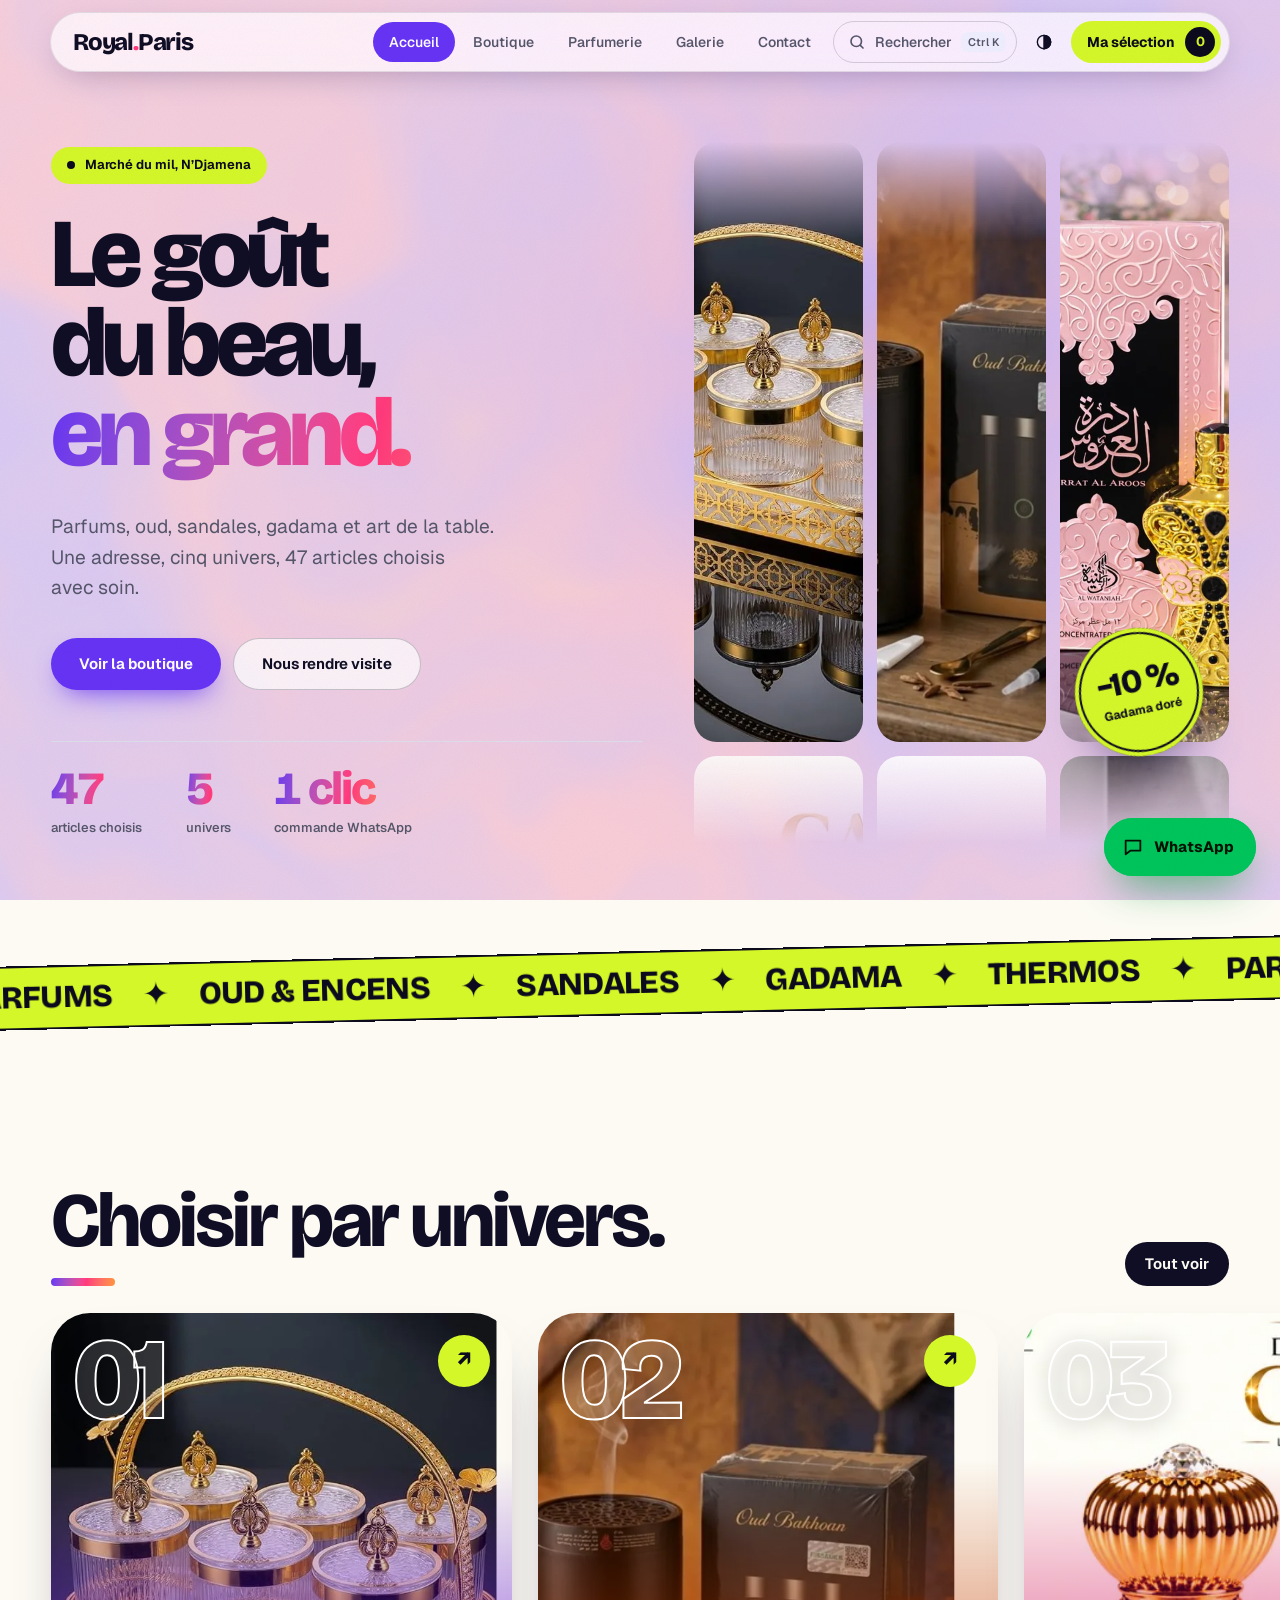
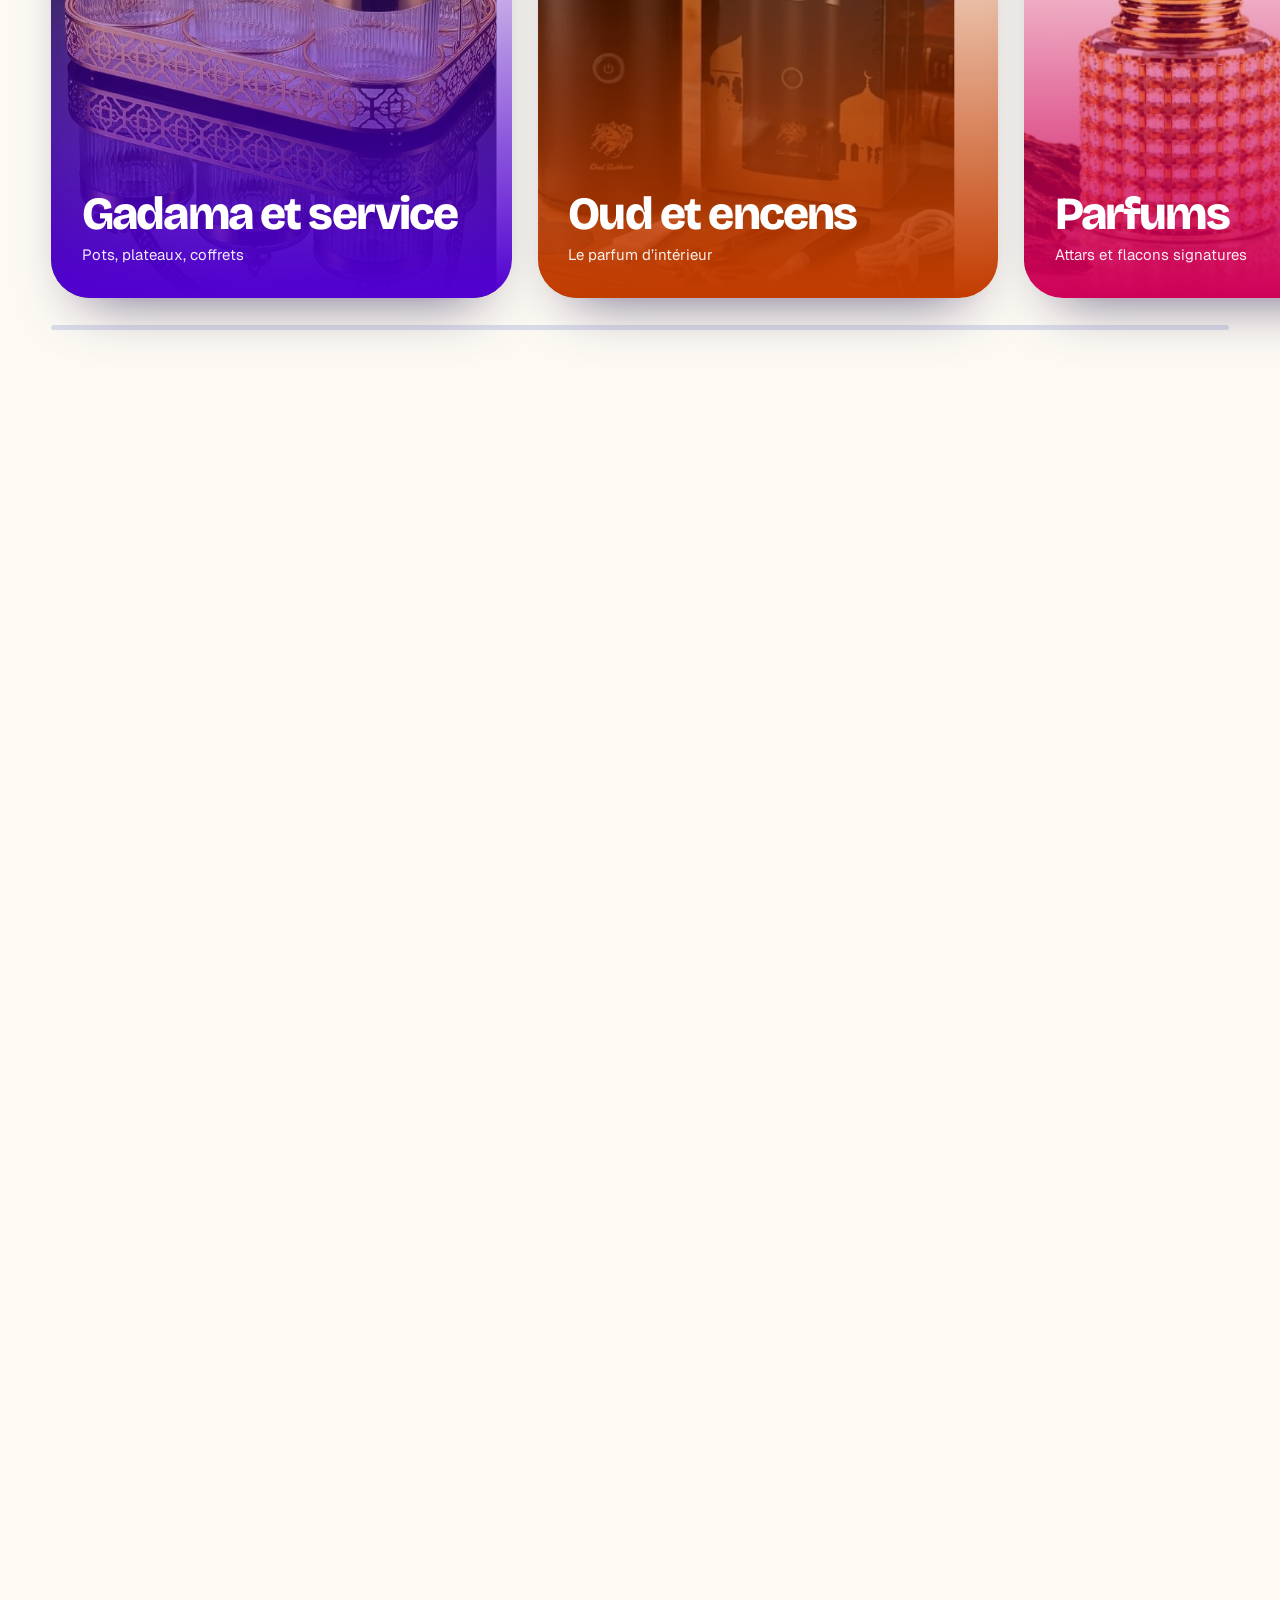
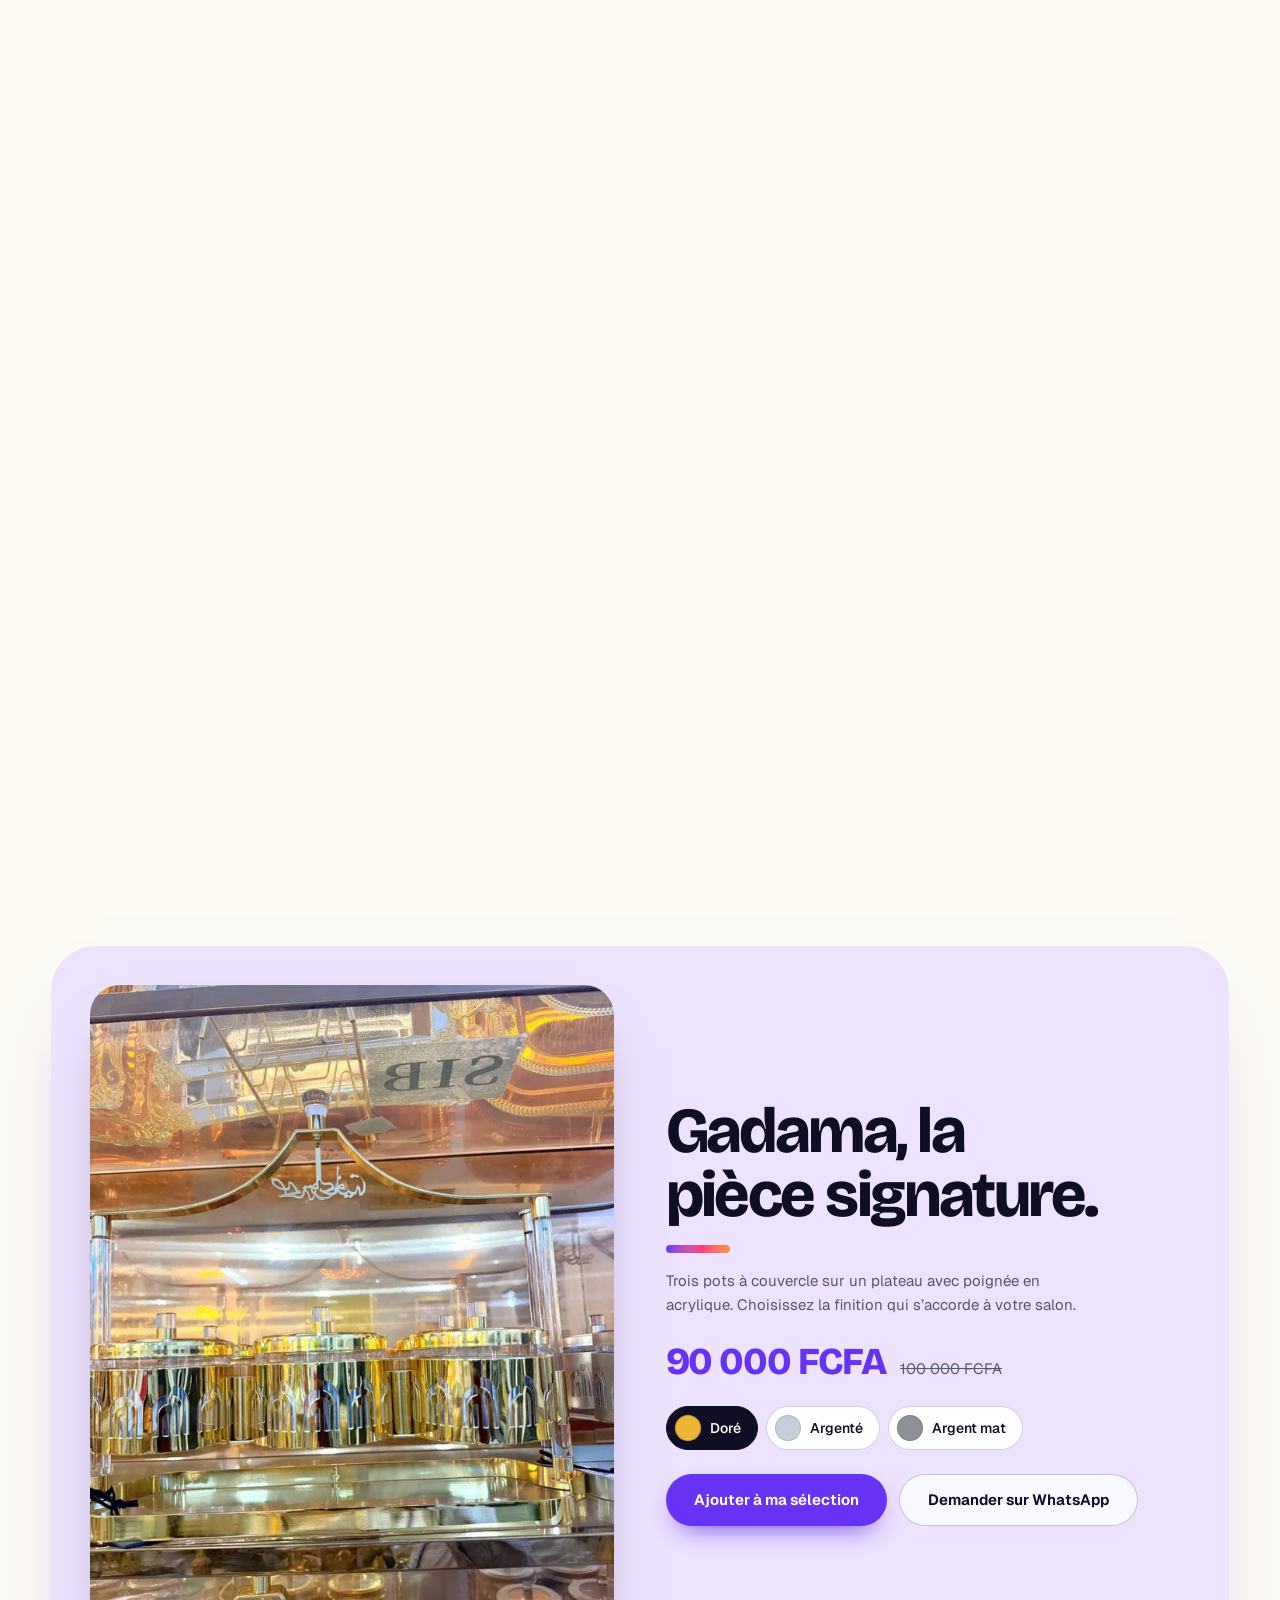
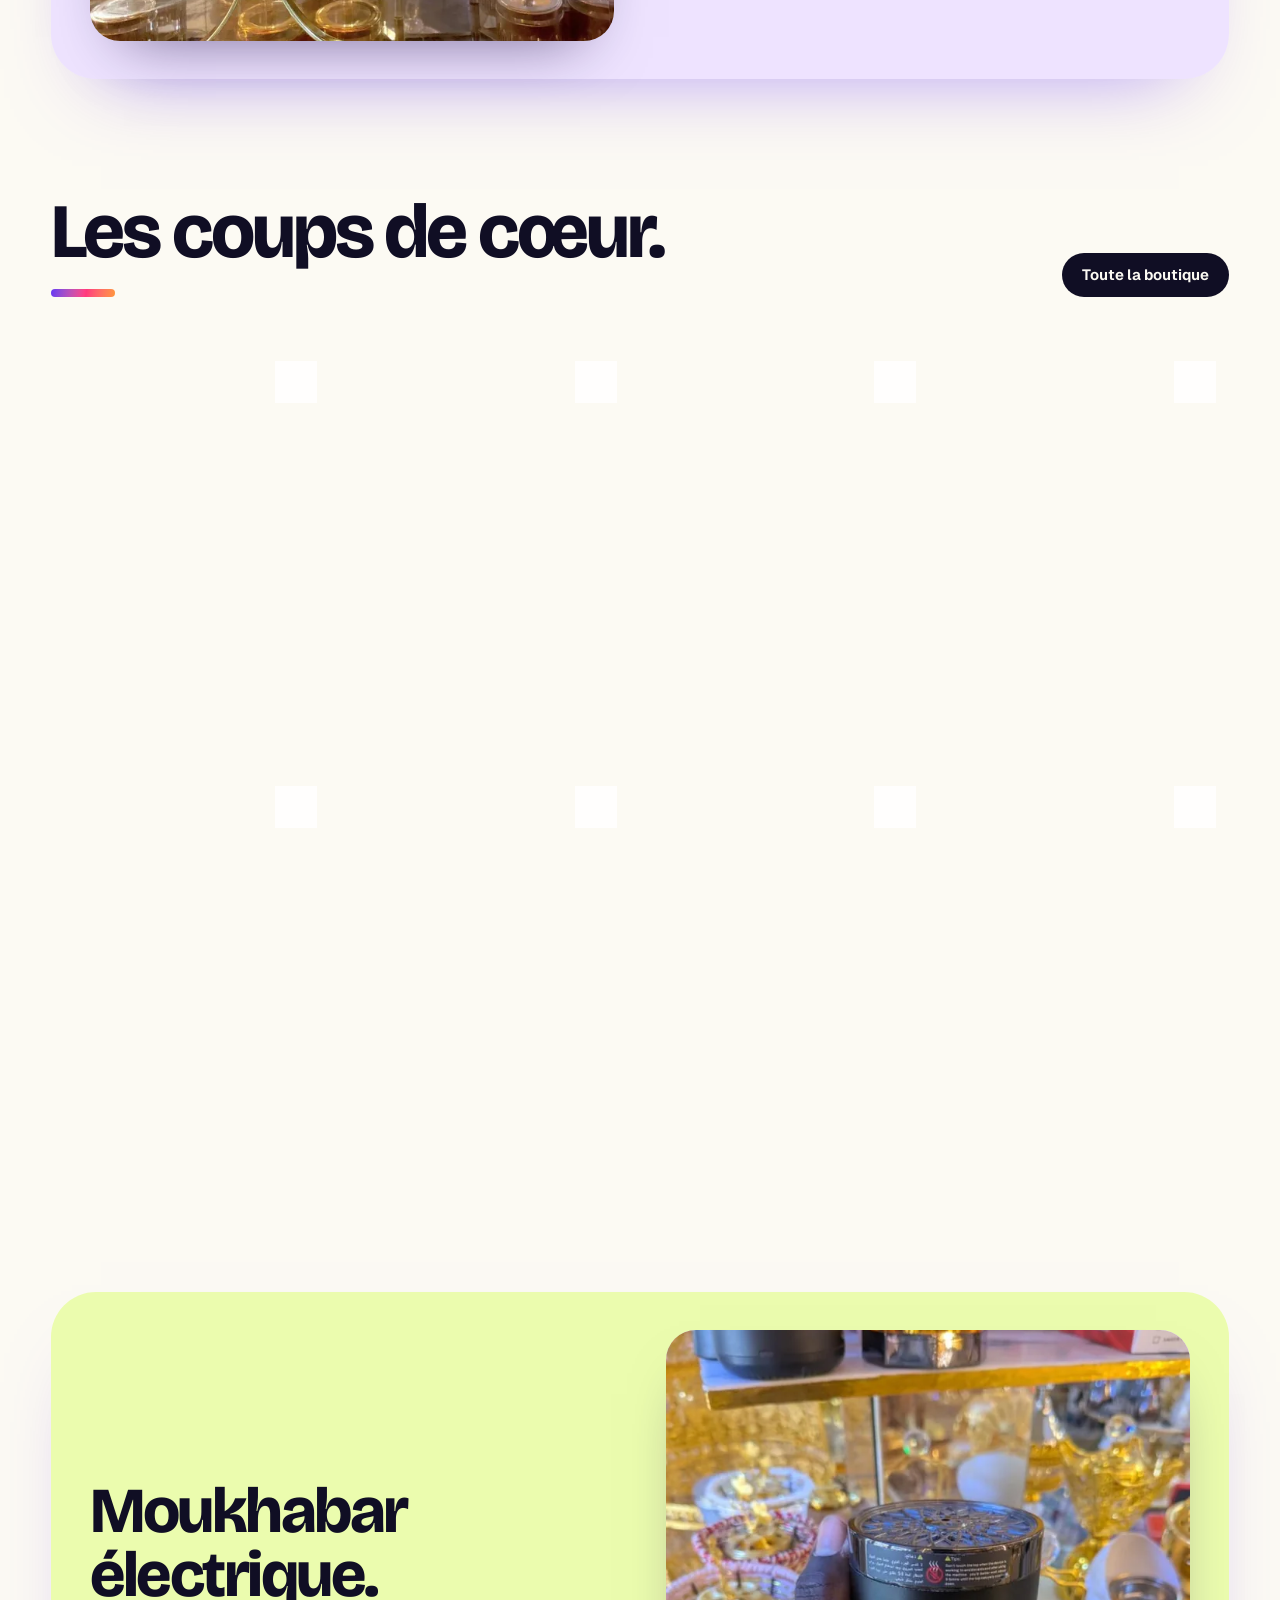
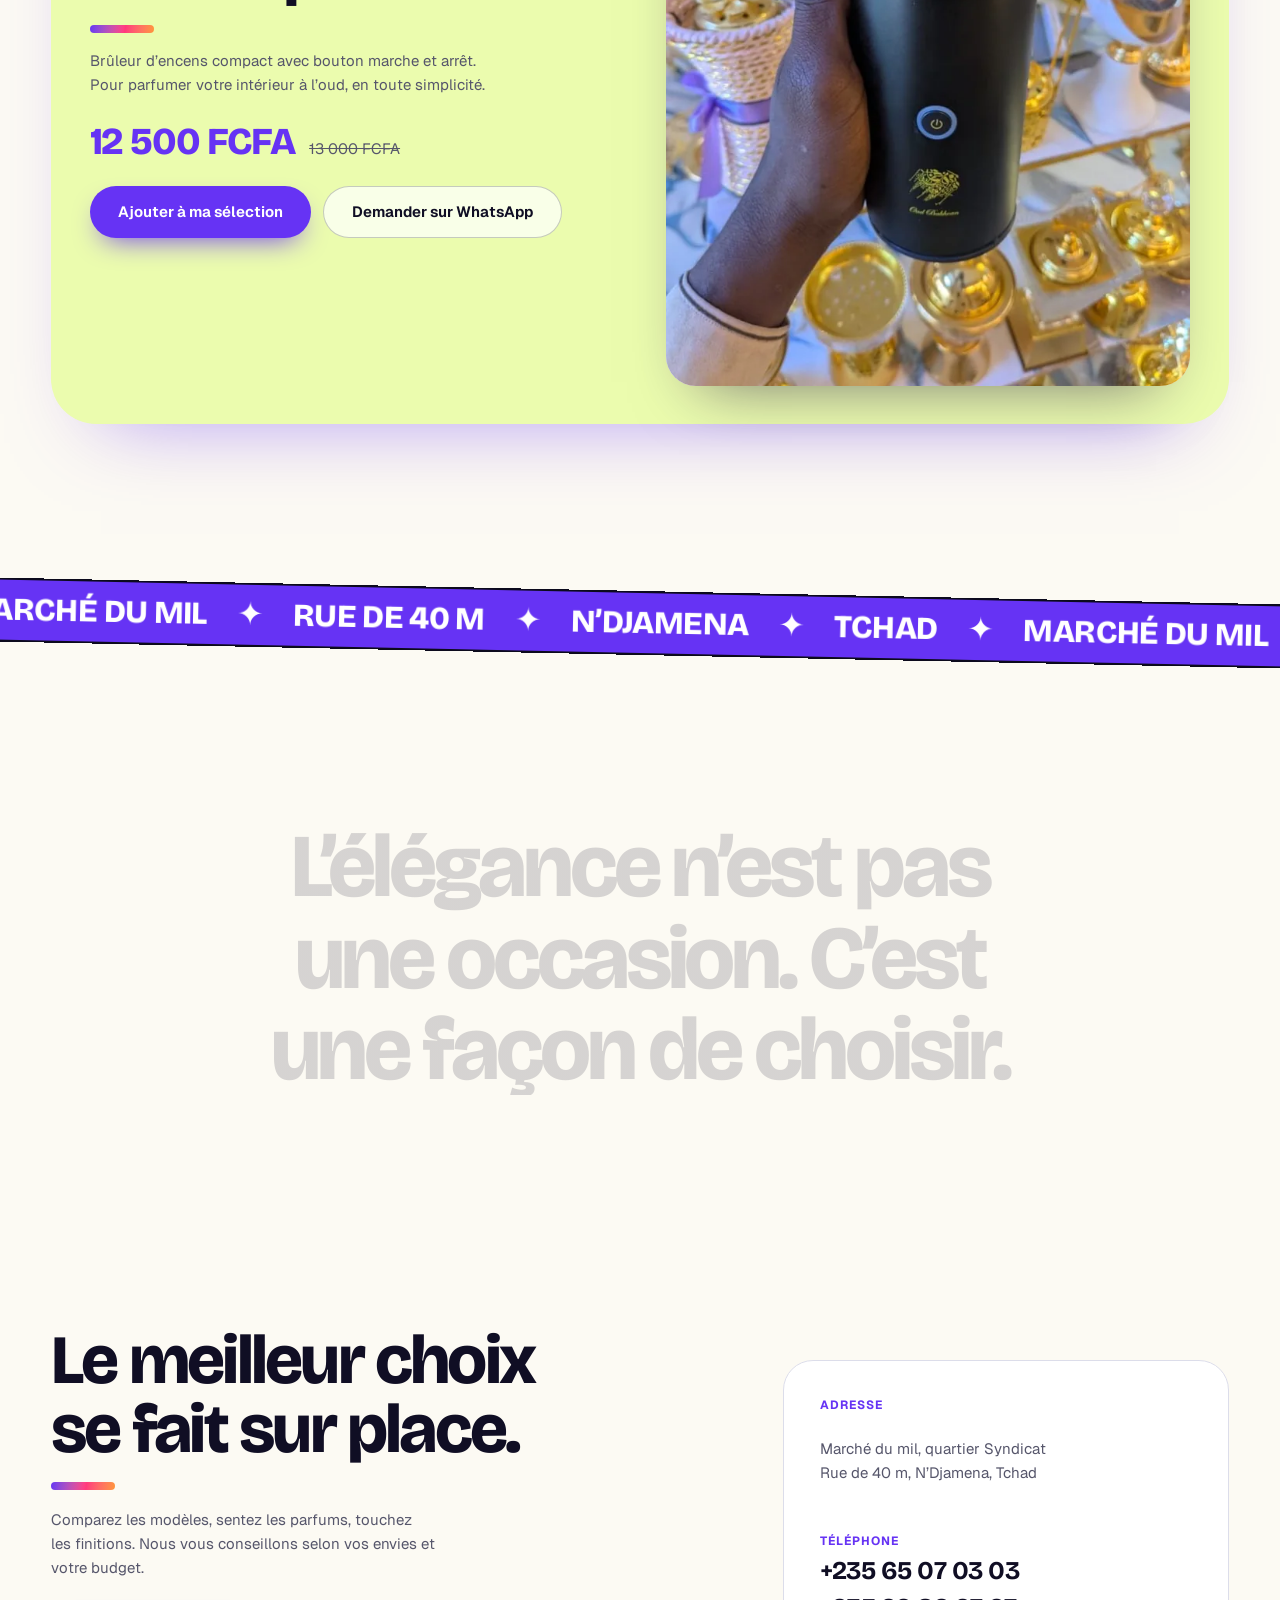
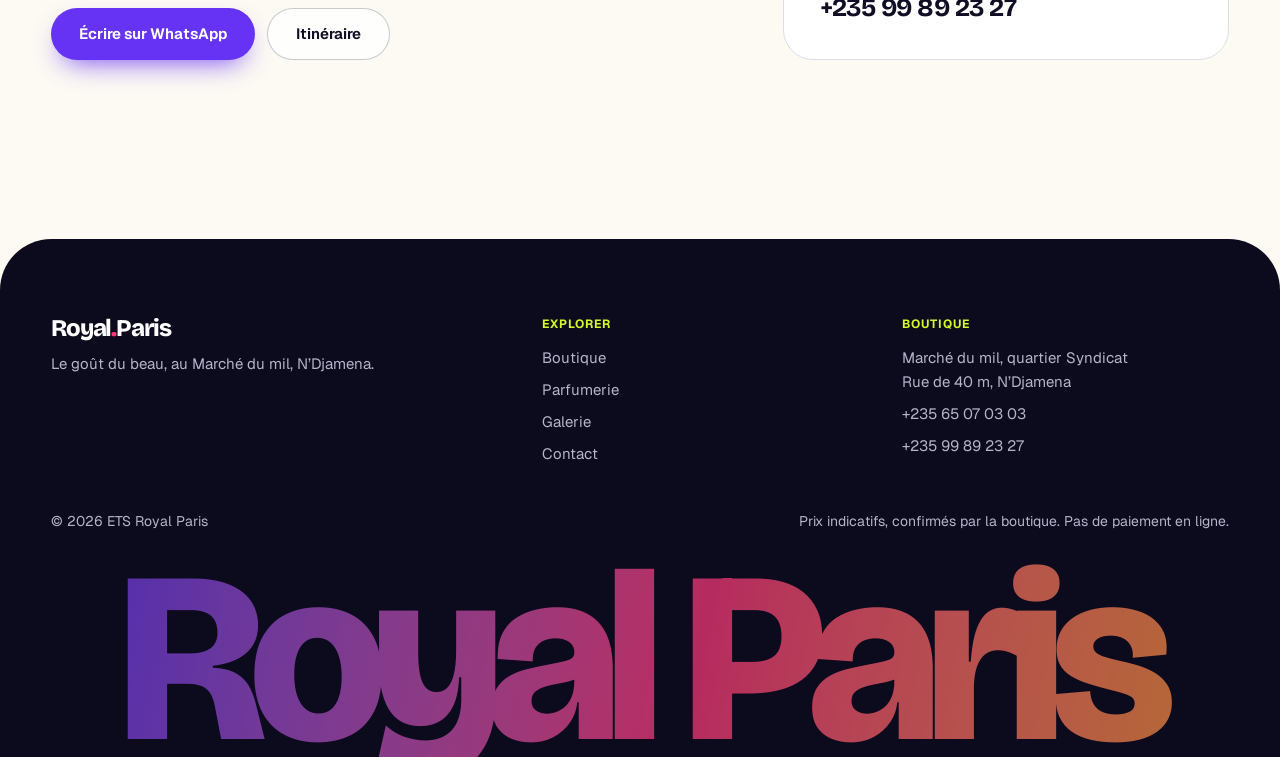
<file: index.html>
<!doctype html><html lang="fr"><head><meta charset="utf-8"><meta name="viewport" content="width=device-width,initial-scale=1,viewport-fit=cover"><meta name="theme-color" content="#faf9f4" media="(prefers-color-scheme: light)"><meta name="theme-color" content="#150f26" media="(prefers-color-scheme: dark)"><title>ETS Royal Paris — Le goût du beau</title><meta name="description" content="Parfums, oud, sandales, gadama et art de la table à N’Djamena."><meta property="og:title" content="ETS Royal Paris — Le goût du beau"><meta property="og:image" content="assets/p/gadama-dore-4.webp"><link rel="icon" href="assets/favicon.svg" type="image/svg+xml"><link rel="apple-touch-icon" href="assets/icon-192.png"><link rel="manifest" href="manifest.webmanifest"><link rel="preconnect" href="https://fonts.googleapis.com"><link rel="preconnect" href="https://fonts.gstatic.com" crossorigin><link href="https://fonts.googleapis.com/css2?family=Bricolage+Grotesque:opsz,wght@12..96,200..800&family=Geist:wght@300..700&display=swap" rel="stylesheet"><script>try{var t=localStorage.rpt;if(t)document.documentElement.dataset.t=t}catch(e){}</script><link rel="stylesheet" href="styles.css"><script type="speculationrules">{"prefetch":[{"where":{"href_matches":"/*.html"},"eagerness":"moderate"}]}</script><script defer src="script.js"></script><script type="application/ld+json">{"@context":"https://schema.org","@type":"Store","name":"ETS Royal Paris","description":"Parfums, oud, sandales, gadama et art de la table à N’Djamena.","telephone":["+23565070303","+23599892327"],"address":{"@type":"PostalAddress","streetAddress":"Marché du mil, quartier Syndicat, Rue de 40 m","addressLocality":"N’Djamena","addressCountry":"TD"}}</script></head><body>
<a class="skip-link" href="#contenu">Aller au contenu</a>
<header class="nav"><a class="brand" href="index.html" aria-label="ETS Royal Paris, accueil">Royal<i>.</i>Paris</a><nav class="links" aria-label="Navigation principale"><a href="index.html" aria-current="page">Accueil</a><a href="boutique.html">Boutique</a><a href="parfumerie.html">Parfumerie</a><a href="galerie.html">Galerie</a><a href="contact.html">Contact</a></nav><button class="ib" id="th" type="button" aria-label="Changer de thème"><svg viewBox="0 0 24 24" width="20" height="20" fill="none" stroke="currentColor" stroke-width="1.7" aria-hidden="true"><circle cx="12" cy="12" r="8"/><path d="M12 4a8 8 0 0 1 0 16z" fill="currentColor"/></svg></button><button class="cartbtn" type="button" aria-label="Ouvrir ma sélection"><span class="lbl">Ma sélection</span><b id="cn">0</b></button></header>
<nav class="dock" aria-label="Navigation mobile"><a href="index.html" aria-current="page"><svg viewBox="0 0 24 24" width="22" height="22" fill="none" stroke="currentColor" stroke-width="1.7" stroke-linecap="round" stroke-linejoin="round" aria-hidden="true"><path d="M4 11l8-7 8 7v9H4z"/></svg><span>Accueil</span></a><a href="boutique.html"><svg viewBox="0 0 24 24" width="22" height="22" fill="none" stroke="currentColor" stroke-width="1.7" stroke-linecap="round" stroke-linejoin="round" aria-hidden="true"><path d="M5 8h14l-1 12H6zM9 8V6a3 3 0 0 1 6 0v2"/></svg><span>Boutique</span></a><a href="parfumerie.html"><svg viewBox="0 0 24 24" width="22" height="22" fill="none" stroke="currentColor" stroke-width="1.7" stroke-linecap="round" stroke-linejoin="round" aria-hidden="true"><path d="M12 3c3 4 6 7 6 11a6 6 0 0 1-12 0c0-4 3-7 6-11z"/></svg><span>Parfums</span></a><a href="https://wa.me/23565070303" target="_blank" rel="noopener noreferrer"><svg viewBox="0 0 24 24" width="22" height="22" fill="none" stroke="currentColor" stroke-width="1.7" stroke-linecap="round" stroke-linejoin="round" aria-hidden="true"><path d="M4 5h16v11H9l-5 4z"/></svg><span>WhatsApp</span></a></nav>
<main id="contenu"><section class="hero" style="padding-bottom:40px"><div><p class="pill">Marché du mil, N’Djamena</p><h1><span>Le goût du beau,</span><span>en grand.</span></h1><p class="lead">Parfums, oud, sandales, gadama et art de la table. Une adresse, cinq univers, 47 articles choisis avec soin.</p><div class="act"><a class="btn b1" href="boutique.html">Voir la boutique</a><a class="btn b2" href="contact.html">Nous rendre visite</a></div><div class="stats"><div><b data-n="47">47</b><span>articles choisis</span></div><div><b data-n="5">5</b><span>univers</span></div><div><b>1 clic</b><span>commande WhatsApp</span></div></div></div><a class="sticker" href="boutique.html?c=g" aria-label="Gadama doré, moins 10 pour cent"><b>−10 %</b><small>Gadama doré</small></a><div class="cols" aria-hidden="true"><div><img src="assets/p/service-6-pots-dore.webp" alt="" width="450" height="600" loading="eager"><img src="assets/p/galaxy.webp" alt="" width="450" height="600" loading="eager"><img src="assets/p/sandale-camel.webp" alt="" width="450" height="600" loading="lazy"><img src="assets/p/thermos-noir-or.webp" alt="" width="450" height="600" loading="lazy"><img src="assets/p/diamond-oudh.webp" alt="" width="450" height="600" loading="lazy"><img src="assets/p/gadama-dore-4.webp" alt="" width="450" height="600" loading="lazy"><img src="assets/p/service-6-pots-dore.webp" alt="" width="450" height="600" loading="eager"><img src="assets/p/galaxy.webp" alt="" width="450" height="600" loading="eager"><img src="assets/p/sandale-camel.webp" alt="" width="450" height="600" loading="lazy"><img src="assets/p/thermos-noir-or.webp" alt="" width="450" height="600" loading="lazy"><img src="assets/p/diamond-oudh.webp" alt="" width="450" height="600" loading="lazy"><img src="assets/p/gadama-dore-4.webp" alt="" width="450" height="600" loading="lazy"></div><div><img src="assets/p/oud-sultana.webp" alt="" width="450" height="600" loading="eager"><img src="assets/p/sandale-noir-marron.webp" alt="" width="450" height="600" loading="eager"><img src="assets/p/aseel.webp" alt="" width="450" height="600" loading="lazy"><img src="assets/p/moukhabar-main.webp" alt="" width="450" height="600" loading="lazy"><img src="assets/p/most-wanted.webp" alt="" width="450" height="600" loading="lazy"><img src="assets/p/service-4-pots-verre.webp" alt="" width="450" height="600" loading="lazy"><img src="assets/p/oud-sultana.webp" alt="" width="450" height="600" loading="eager"><img src="assets/p/sandale-noir-marron.webp" alt="" width="450" height="600" loading="eager"><img src="assets/p/aseel.webp" alt="" width="450" height="600" loading="lazy"><img src="assets/p/moukhabar-main.webp" alt="" width="450" height="600" loading="lazy"><img src="assets/p/most-wanted.webp" alt="" width="450" height="600" loading="lazy"><img src="assets/p/service-4-pots-verre.webp" alt="" width="450" height="600" loading="lazy"></div><div><img src="assets/p/durrat-al-aroos.webp" alt="" width="450" height="600" loading="eager"><img src="assets/p/set-cafe-moka.webp" alt="" width="450" height="600" loading="eager"><img src="assets/p/purple-oudh.webp" alt="" width="450" height="600" loading="lazy"><img src="assets/p/sandale-beige.webp" alt="" width="450" height="600" loading="lazy"><img src="assets/p/signature.webp" alt="" width="450" height="600" loading="lazy"><img src="assets/p/service-6-verres-or.webp" alt="" width="450" height="600" loading="lazy"><img src="assets/p/durrat-al-aroos.webp" alt="" width="450" height="600" loading="eager"><img src="assets/p/set-cafe-moka.webp" alt="" width="450" height="600" loading="eager"><img src="assets/p/purple-oudh.webp" alt="" width="450" height="600" loading="lazy"><img src="assets/p/sandale-beige.webp" alt="" width="450" height="600" loading="lazy"><img src="assets/p/signature.webp" alt="" width="450" height="600" loading="lazy"><img src="assets/p/service-6-verres-or.webp" alt="" width="450" height="600" loading="lazy"></div></div></section><div class="ticker" aria-hidden="true"><div><p><span>Parfums</span><span>✦</span><span>Oud &amp; encens</span><span>✦</span><span>Sandales</span><span>✦</span><span>Gadama</span><span>✦</span><span>Thermos</span><span>✦</span></p><p><span>Parfums</span><span>✦</span><span>Oud &amp; encens</span><span>✦</span><span>Sandales</span><span>✦</span><span>Gadama</span><span>✦</span><span>Thermos</span><span>✦</span></p></div></div><section class="hs" id="hs"><div class="hs-stick"><div class="hs-head wrap"><h2>Choisir par univers.</h2><a class="lk" href="boutique.html">Tout voir</a></div><div class="hs-track"><a class="pan" style="--tc:oklch(.46 .27 285)" href="boutique.html?c=g"><img src="assets/p/service-6-pots-dore.webp" alt="" loading="lazy" width="600" height="800"><span class="no">01</span><span class="go">↗</span><h3>Gadama et service</h3><p>Pots, plateaux, coffrets</p></a><a class="pan" style="--tc:oklch(.58 .2 45)" href="boutique.html?c=o"><img src="assets/p/oud-sultana.webp" alt="" loading="lazy" width="600" height="800"><span class="no">02</span><span class="go">↗</span><h3>Oud et encens</h3><p>Le parfum d’intérieur</p></a><a class="pan" style="--tc:oklch(.56 .26 5)" href="boutique.html?c=p"><img src="assets/p/diamond-oudh.webp" alt="" loading="lazy" width="600" height="800"><span class="no">03</span><span class="go">↗</span><h3>Parfums</h3><p>Attars et flacons signatures</p></a><a class="pan" style="--tc:oklch(.48 .16 155)" href="boutique.html?c=s"><img src="assets/p/sandale-camel.webp" alt="" loading="lazy" width="600" height="800"><span class="no">04</span><span class="go">↗</span><h3>Sandales homme</h3><p>Cuir souple, du 39 au 45</p></a><a class="pan" style="--tc:oklch(.48 .15 235)" href="boutique.html?c=c"><img src="assets/p/thermos-noir-or.webp" alt="" loading="lazy" width="600" height="800"><span class="no">05</span><span class="go">↗</span><h3>Cuisine et thé</h3><p>Thermos, café, rangement</p></a><a class="pan end" href="boutique.html"><h3>Toute la boutique</h3><p>47 articles à parcourir</p><span class="go">↗</span></a></div><div class="hs-bar" aria-hidden="true"><i></i></div></div></section><section style="padding-top:0"><div class="wrap"><div class="sig rv"><div class="stage"><img id="gImg" src="assets/p/gadama-dore.webp" alt="Gadama doré, trois pots sur plateau" width="900" height="1200"></div><div><h2>Gadama, la pièce signature.</h2><p>Trois pots à couvercle sur un plateau avec poignée en acrylique. Choisissez la finition qui s’accorde à votre salon.</p><div class="price"><b>90 000 FCFA</b><s>100 000 FCFA</s></div><div class="sws" role="group" aria-label="Finition"><button class="sw on" type="button" aria-pressed="true" data-k="dore" data-img="assets/p/gadama-dore.webp" data-name="doré" style="--c:oklch(.8 .15 85)">Doré</button><button class="sw" type="button" aria-pressed="false" data-k="argent" data-img="assets/p/gadama-argent.webp" data-name="argenté" style="--c:oklch(.85 .02 260)">Argenté</button><button class="sw" type="button" aria-pressed="false" data-k="argent-mat" data-img="assets/p/gadama-argent-mat.webp" data-name="argent mat" style="--c:oklch(.65 .01 260)">Argent mat</button></div><div class="act"><button class="btn b1 add" type="button" data-id="gadama">Ajouter à ma sélection</button><a class="btn b2" id="gBuy" target="_blank" rel="noopener noreferrer" href="https://wa.me/23565070303?text=Bonjour%20ETS%20Royal%20Paris%2C%20je%20suis%20int%C3%A9ress%C3%A9%28e%29%20par%20le%20Gadama%20dor%C3%A9.">Demander sur WhatsApp</a></div></div></div></div></section><section style="padding-top:0"><div class="wrap"><div class="hd2 rv"><h2>Les coups de cœur.</h2><a class="lk" href="boutique.html">Toute la boutique</a></div><div class="grid" id="grid" data-lim="1"></div></div></section><section style="padding-top:0"><div class="wrap"><div class="sig rev rv"><div class="stage"><img src="assets/p/moukhabar-main.webp" alt="Moukhabar électrique noir tenu en main" loading="lazy" width="900" height="1200"></div><div><h2>Moukhabar électrique.</h2><p>Brûleur d’encens compact avec bouton marche et arrêt. Pour parfumer votre intérieur à l’oud, en toute simplicité.</p><div class="price"><b>12 500 FCFA</b><s>13 000 FCFA</s></div><div class="act"><button class="btn b1 add" type="button" data-id="moukhabar-main">Ajouter à ma sélection</button><a class="btn b2" target="_blank" rel="noopener noreferrer" href="https://wa.me/23565070303?text=Bonjour%20ETS%20Royal%20Paris%2C%20je%20suis%20int%C3%A9ress%C3%A9%28e%29%20par%20le%20Moukhabar%20%C3%A9lectrique.">Demander sur WhatsApp</a></div></div></div></div></section><div class="ticker alt" aria-hidden="true"><div><p><span>Marché du mil</span><span>✦</span><span>Rue de 40 m</span><span>✦</span><span>N’Djamena</span><span>✦</span><span>Tchad</span><span>✦</span></p><p><span>Marché du mil</span><span>✦</span><span>Rue de 40 m</span><span>✦</span><span>N’Djamena</span><span>✦</span><span>Tchad</span><span>✦</span></p></div></div><section><p class="stm">L’élégance n’est pas une occasion. C’est une façon de choisir.</p></section><section><div class="wrap visit"><div class="rv"><h2>Le meilleur choix se fait sur place.</h2><p>Comparez les modèles, sentez les parfums, touchez les finitions. Nous vous conseillons selon vos envies et votre budget.</p><div class="act"><a class="btn b1" href="https://wa.me/23565070303?text=Bonjour%20ETS%20Royal%20Paris%2C%20je%20souhaite%20des%20renseignements." target="_blank" rel="noopener noreferrer">Écrire sur WhatsApp</a><a class="btn b2" href="https://www.google.com/maps/search/?api=1&query=March%C3%A9+du+mil+quartier+Syndicat+N%27Djamena+Tchad" target="_blank" rel="noopener noreferrer">Itinéraire</a></div></div><div class="info2 rv"><h3>Adresse</h3><p>Marché du mil, quartier Syndicat<br>Rue de 40 m, N’Djamena, Tchad</p><h3>Téléphone</h3><a href="tel:+23565070303">+235 65 07 03 03</a><a href="tel:+23599892327">+235 99 89 23 27</a></div></div></section></main>
<footer class="ft"><div class="fg"><div><a class="brand" href="index.html">Royal<i>.</i>Paris</a><p>Le goût du beau, au Marché du mil, N’Djamena.</p></div><div><h4>Explorer</h4><a href="boutique.html">Boutique</a><a href="parfumerie.html">Parfumerie</a><a href="galerie.html">Galerie</a><a href="contact.html">Contact</a></div><div><h4>Boutique</h4><p>Marché du mil, quartier Syndicat<br>Rue de 40 m, N’Djamena</p><a href="tel:+23565070303">+235 65 07 03 03</a><a href="tel:+23599892327">+235 99 89 23 27</a></div></div><div class="fb"><span>© <span id="year"></span> ETS Royal Paris</span><span>Prix indicatifs, confirmés par la boutique. Pas de paiement en ligne.</span></div><div class="big" aria-hidden="true">Royal Paris</div></footer>
<dialog id="md" aria-label="Détail de l’article"></dialog><div class="ov"></div>
<aside class="cart" aria-label="Ma sélection" aria-hidden="true"><div class="ch2"><h3>Ma sélection</h3><button type="button" class="x" aria-label="Fermer">✕</button></div><ul id="cl"></ul><p class="em" id="ce">Votre sélection est vide. Ajoutez des articles, puis envoyez-la sur WhatsApp en un clic.</p><div class="cf2"><div class="seg" role="group" aria-label="Mode de réception"><button type="button" data-m="r" aria-pressed="true">Retrait en boutique</button><button type="button" data-m="l" aria-pressed="false">Livraison (à confirmer)</button></div><input id="cname" placeholder="Votre nom" autocomplete="name" aria-label="Votre nom"><input id="cadr" placeholder="Quartier / adresse" autocomplete="street-address" aria-label="Adresse" hidden><textarea id="cnote" rows="2" placeholder="Une précision ? (facultatif)" aria-label="Note"></textarea></div><div class="ct"><span>Total indicatif</span><strong id="ctot">0 FCFA</strong></div><a class="btn b1" id="cord" href="#" target="_blank" rel="noopener noreferrer">Commander sur WhatsApp</a><small>Prix et disponibilités confirmés par la boutique.</small></aside>
<script>document.getElementById('year').textContent=new Date().getFullYear()</script></body></html>
</file>
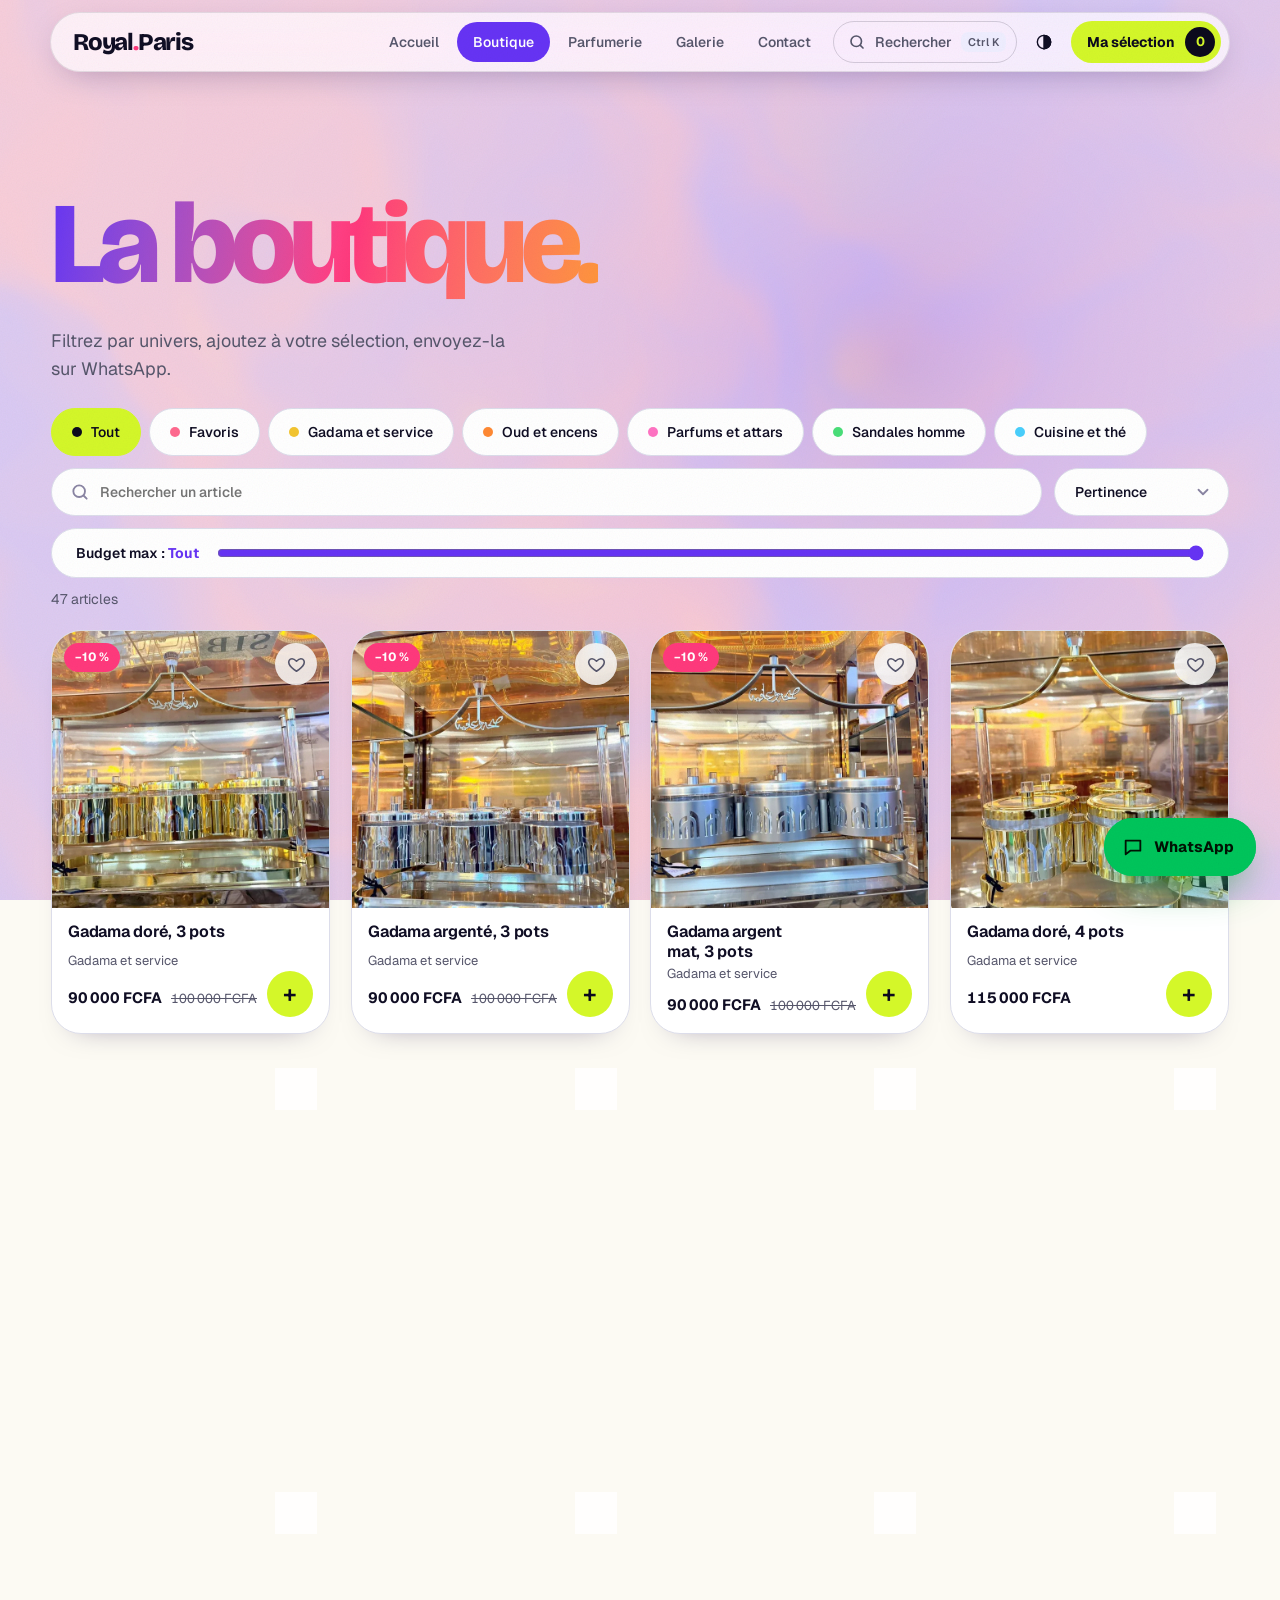
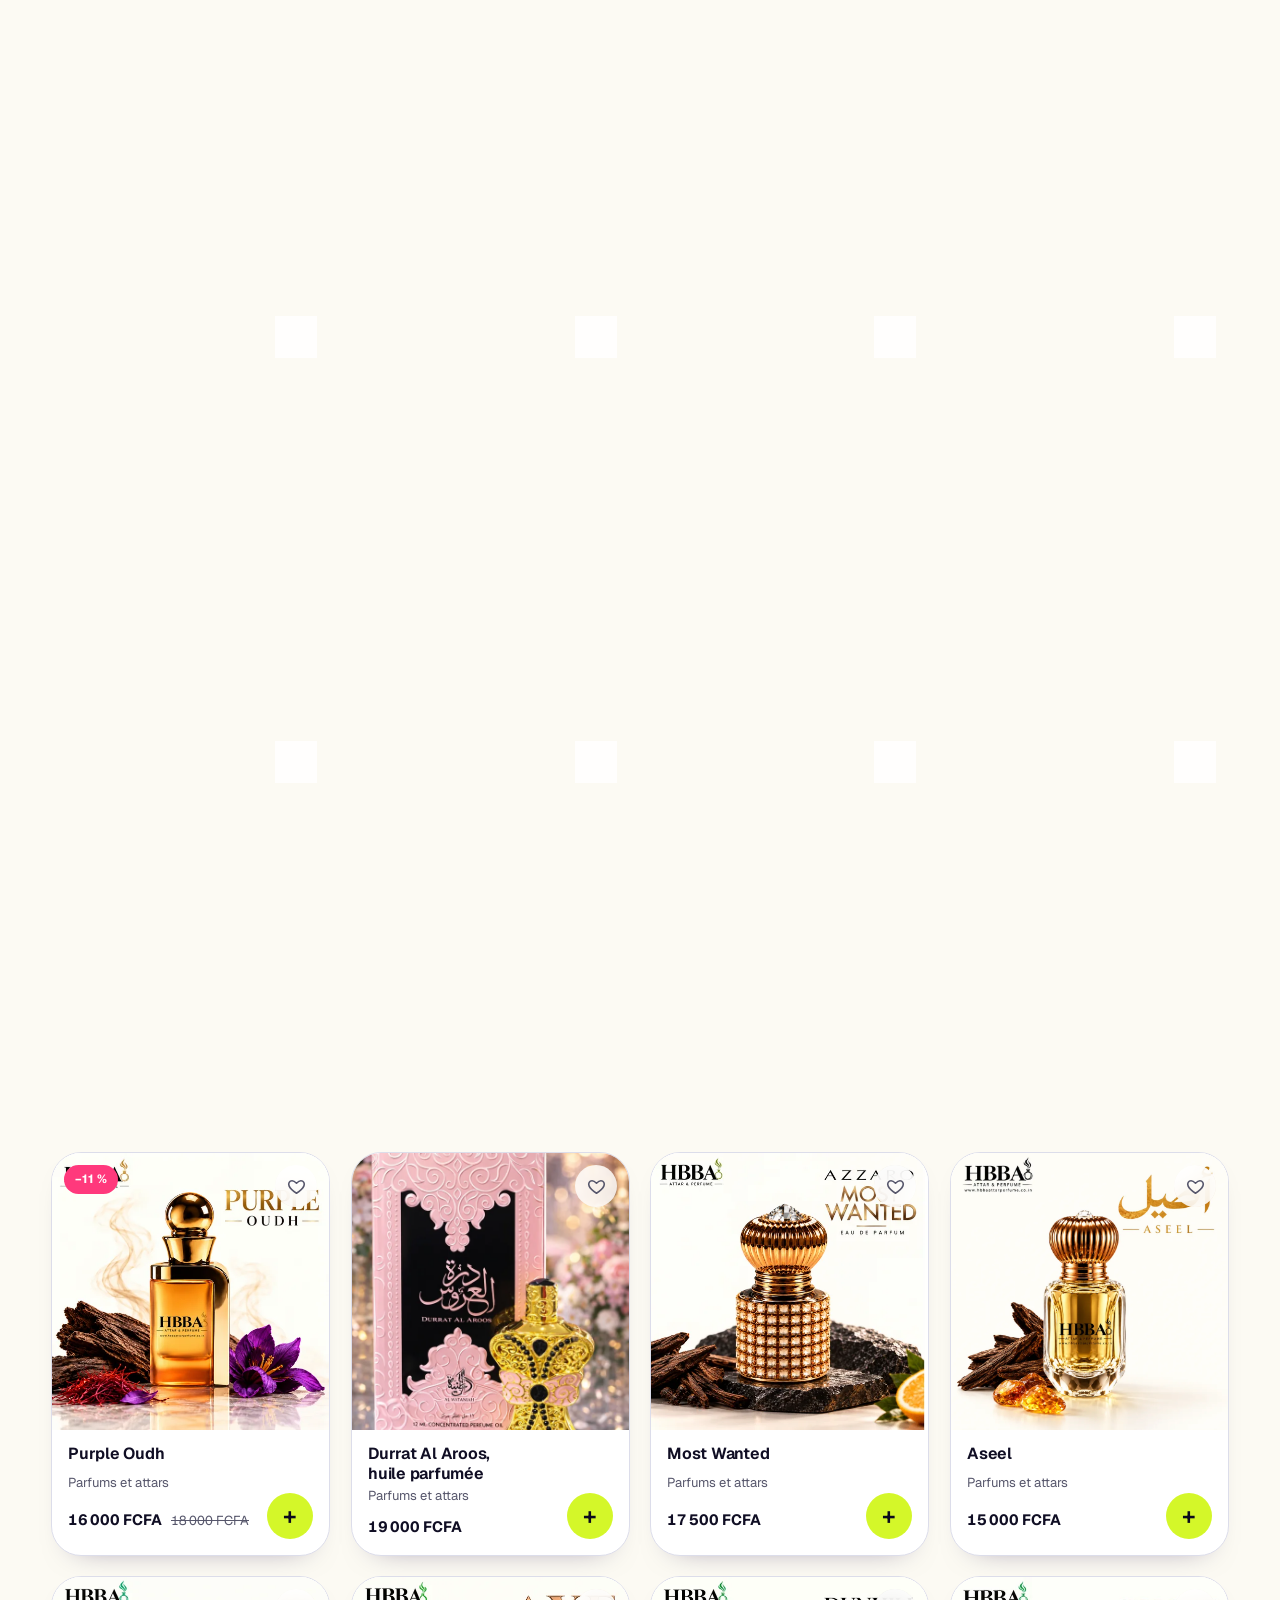
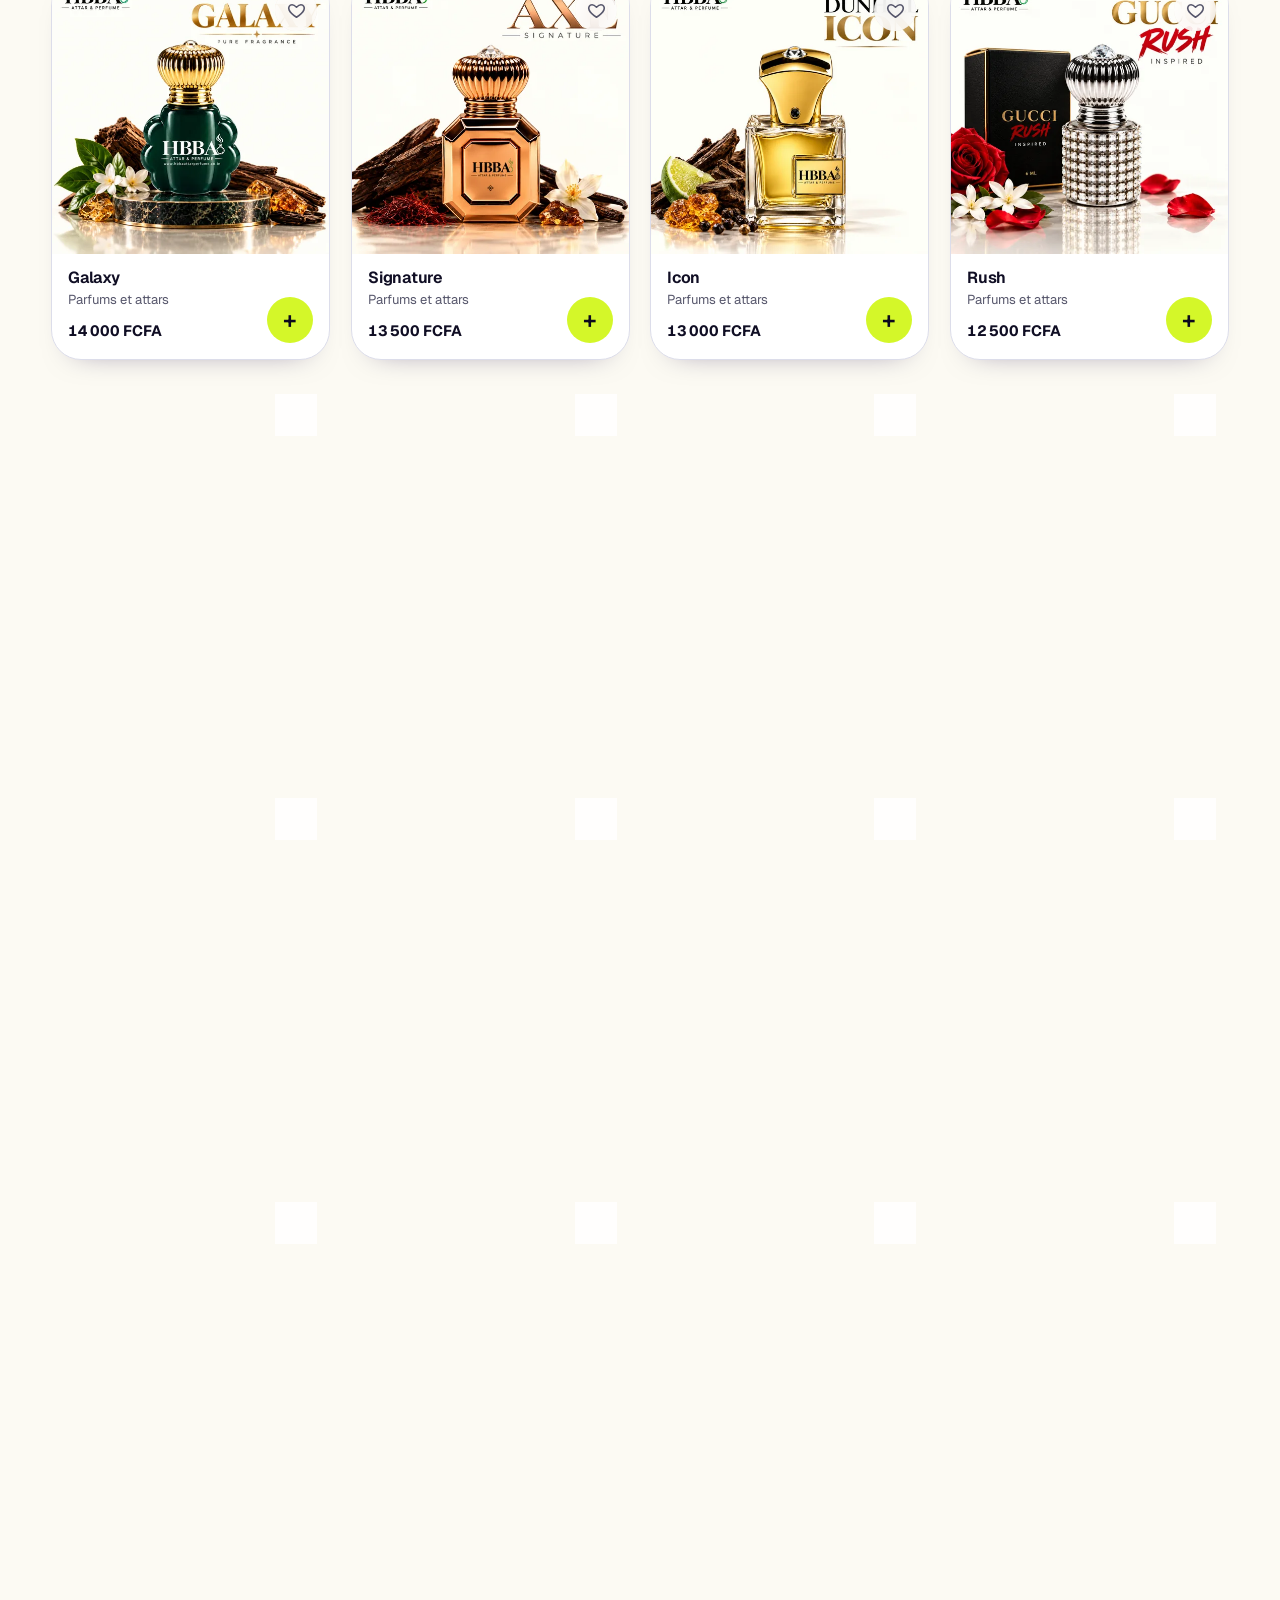
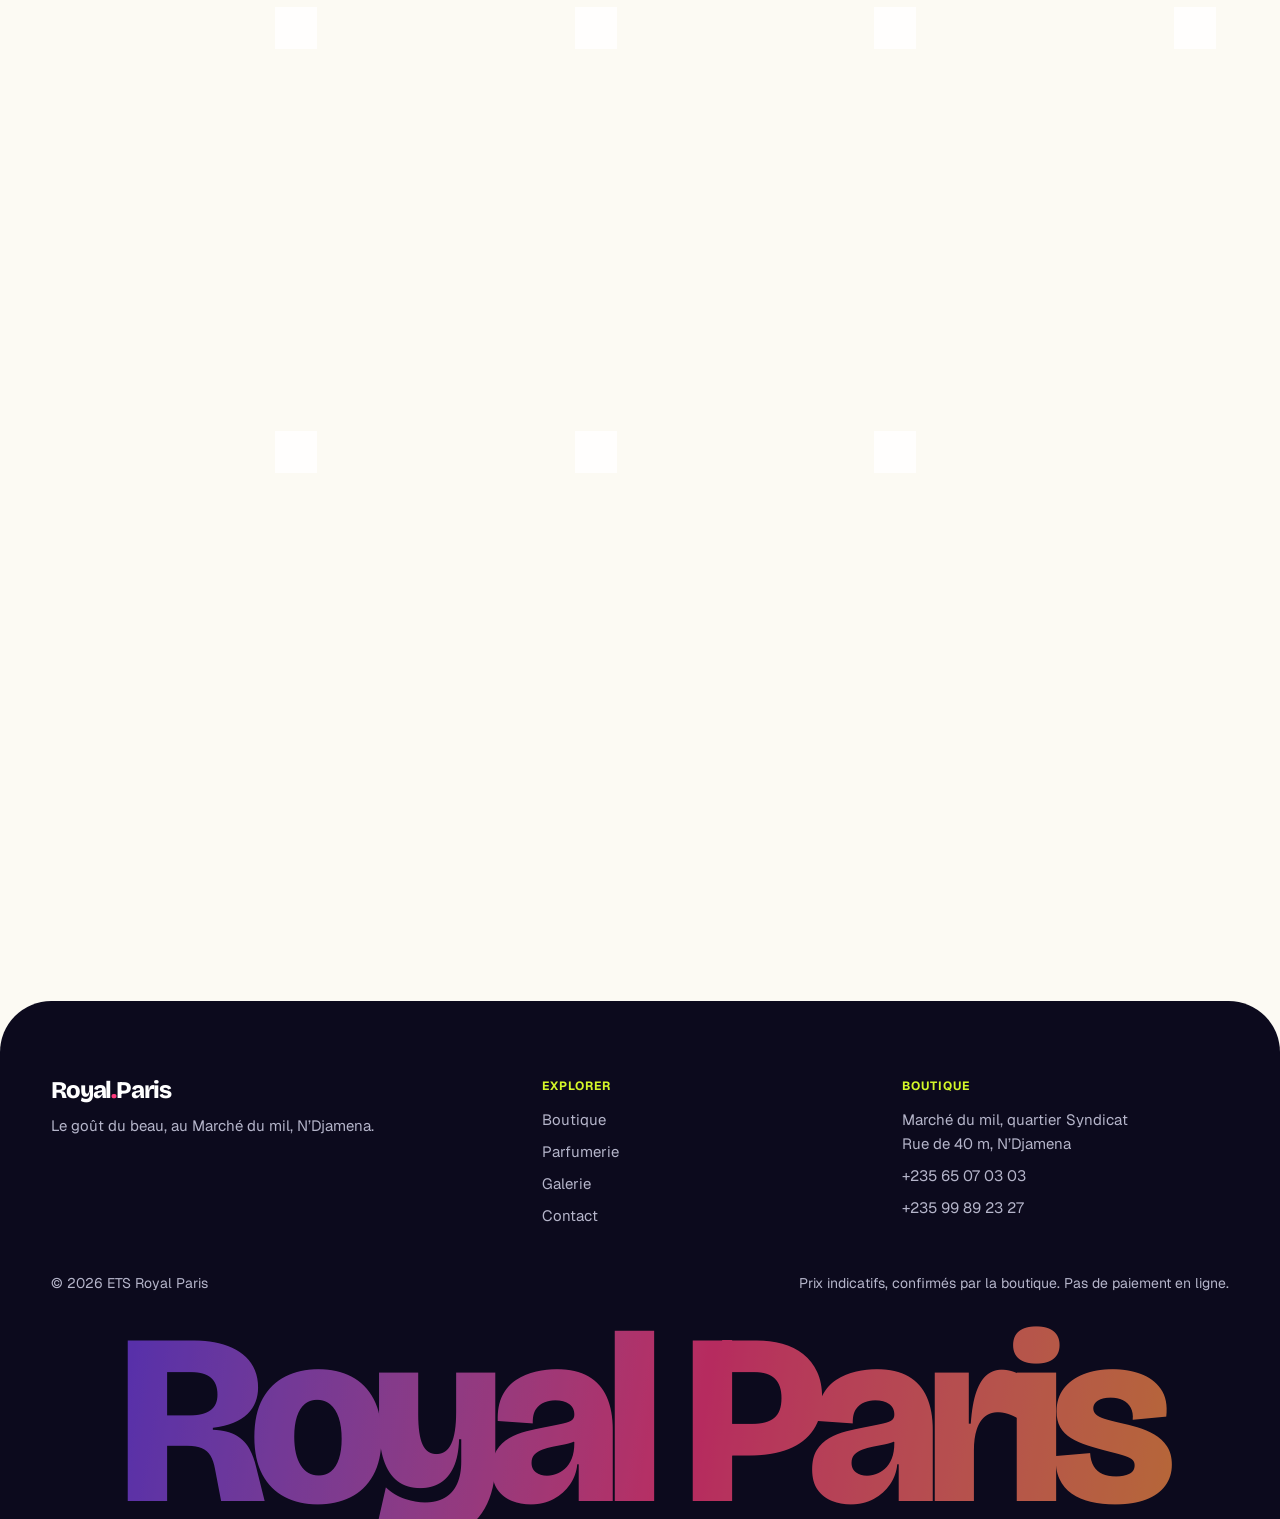
<file: boutique.html>
<!doctype html><html lang="fr"><head><meta charset="utf-8"><meta name="viewport" content="width=device-width,initial-scale=1,viewport-fit=cover"><meta name="theme-color" content="#faf9f4" media="(prefers-color-scheme: light)"><meta name="theme-color" content="#150f26" media="(prefers-color-scheme: dark)"><title>Boutique — ETS Royal Paris</title><meta name="description" content="Toute la collection : parfums, oud, sandales, gadama, thermos."><meta property="og:title" content="Boutique — ETS Royal Paris"><meta property="og:image" content="assets/p/gadama-dore-4.webp"><link rel="icon" href="assets/favicon.svg" type="image/svg+xml"><link rel="apple-touch-icon" href="assets/icon-192.png"><link rel="manifest" href="manifest.webmanifest"><link rel="preconnect" href="https://fonts.googleapis.com"><link rel="preconnect" href="https://fonts.gstatic.com" crossorigin><link href="https://fonts.googleapis.com/css2?family=Bricolage+Grotesque:opsz,wght@12..96,200..800&family=Geist:wght@300..700&display=swap" rel="stylesheet"><script>try{var t=localStorage.rpt;if(t)document.documentElement.dataset.t=t}catch(e){}</script><link rel="stylesheet" href="styles.css"><script type="speculationrules">{"prefetch":[{"where":{"href_matches":"/*.html"},"eagerness":"moderate"}]}</script><script defer src="script.js"></script></head><body>
<a class="skip-link" href="#contenu">Aller au contenu</a>
<header class="nav"><a class="brand" href="index.html" aria-label="ETS Royal Paris, accueil">Royal<i>.</i>Paris</a><nav class="links" aria-label="Navigation principale"><a href="index.html">Accueil</a><a href="boutique.html" aria-current="page">Boutique</a><a href="parfumerie.html">Parfumerie</a><a href="galerie.html">Galerie</a><a href="contact.html">Contact</a></nav><button class="ib" id="th" type="button" aria-label="Changer de thème"><svg viewBox="0 0 24 24" width="20" height="20" fill="none" stroke="currentColor" stroke-width="1.7" aria-hidden="true"><circle cx="12" cy="12" r="8"/><path d="M12 4a8 8 0 0 1 0 16z" fill="currentColor"/></svg></button><button class="cartbtn" type="button" aria-label="Ouvrir ma sélection"><span class="lbl">Ma sélection</span><b id="cn">0</b></button></header>
<nav class="dock" aria-label="Navigation mobile"><a href="index.html"><svg viewBox="0 0 24 24" width="22" height="22" fill="none" stroke="currentColor" stroke-width="1.7" stroke-linecap="round" stroke-linejoin="round" aria-hidden="true"><path d="M4 11l8-7 8 7v9H4z"/></svg><span>Accueil</span></a><a href="boutique.html" aria-current="page"><svg viewBox="0 0 24 24" width="22" height="22" fill="none" stroke="currentColor" stroke-width="1.7" stroke-linecap="round" stroke-linejoin="round" aria-hidden="true"><path d="M5 8h14l-1 12H6zM9 8V6a3 3 0 0 1 6 0v2"/></svg><span>Boutique</span></a><a href="parfumerie.html"><svg viewBox="0 0 24 24" width="22" height="22" fill="none" stroke="currentColor" stroke-width="1.7" stroke-linecap="round" stroke-linejoin="round" aria-hidden="true"><path d="M12 3c3 4 6 7 6 11a6 6 0 0 1-12 0c0-4 3-7 6-11z"/></svg><span>Parfums</span></a><a href="https://wa.me/23565070303" target="_blank" rel="noopener noreferrer"><svg viewBox="0 0 24 24" width="22" height="22" fill="none" stroke="currentColor" stroke-width="1.7" stroke-linecap="round" stroke-linejoin="round" aria-hidden="true"><path d="M4 5h16v11H9l-5 4z"/></svg><span>WhatsApp</span></a></nav>
<main id="contenu"><div class="ph"><h1>La boutique.</h1><p>Filtrez par univers, ajoutez à votre sélection, envoyez-la sur WhatsApp.</p></div><section style="padding-top:24px"><div class="wrap"><div class="tb"><div class="chips" id="chips" role="group" aria-label="Filtrer par univers"></div><label><span class="skip-link">Rechercher</span><input id="q" type="search" placeholder="Rechercher un article" autocomplete="off"></label><label><span class="skip-link">Trier</span><select id="so"><option value="">Pertinence</option><option value="a">Prix croissant</option><option value="d">Prix décroissant</option></select></label><label class="bud"><span>Budget max : <b id="bv">Tout</b></span><input id="bg" type="range" min="0" max="120000" step="5000" value="120000" aria-label="Budget maximum"></label></div><p class="cnt" id="cnt" aria-live="polite"></p><div class="grid" id="grid"></div></div></section></main>
<footer class="ft"><div class="fg"><div><a class="brand" href="index.html">Royal<i>.</i>Paris</a><p>Le goût du beau, au Marché du mil, N’Djamena.</p></div><div><h4>Explorer</h4><a href="boutique.html">Boutique</a><a href="parfumerie.html">Parfumerie</a><a href="galerie.html">Galerie</a><a href="contact.html">Contact</a></div><div><h4>Boutique</h4><p>Marché du mil, quartier Syndicat<br>Rue de 40 m, N’Djamena</p><a href="tel:+23565070303">+235 65 07 03 03</a><a href="tel:+23599892327">+235 99 89 23 27</a></div></div><div class="fb"><span>© <span id="year"></span> ETS Royal Paris</span><span>Prix indicatifs, confirmés par la boutique. Pas de paiement en ligne.</span></div><div class="big" aria-hidden="true">Royal Paris</div></footer>
<dialog id="md" aria-label="Détail de l’article"></dialog><div class="ov"></div>
<aside class="cart" aria-label="Ma sélection" aria-hidden="true"><div class="ch2"><h3>Ma sélection</h3><button type="button" class="x" aria-label="Fermer">✕</button></div><ul id="cl"></ul><p class="em" id="ce">Votre sélection est vide. Ajoutez des articles, puis envoyez-la sur WhatsApp en un clic.</p><div class="cf2"><div class="seg" role="group" aria-label="Mode de réception"><button type="button" data-m="r" aria-pressed="true">Retrait en boutique</button><button type="button" data-m="l" aria-pressed="false">Livraison (à confirmer)</button></div><input id="cname" placeholder="Votre nom" autocomplete="name" aria-label="Votre nom"><input id="cadr" placeholder="Quartier / adresse" autocomplete="street-address" aria-label="Adresse" hidden><textarea id="cnote" rows="2" placeholder="Une précision ? (facultatif)" aria-label="Note"></textarea></div><div class="ct"><span>Total indicatif</span><strong id="ctot">0 FCFA</strong></div><a class="btn b1" id="cord" href="#" target="_blank" rel="noopener noreferrer">Commander sur WhatsApp</a><small>Prix et disponibilités confirmés par la boutique.</small></aside>
<script>document.getElementById('year').textContent=new Date().getFullYear()</script></body></html>
</file>
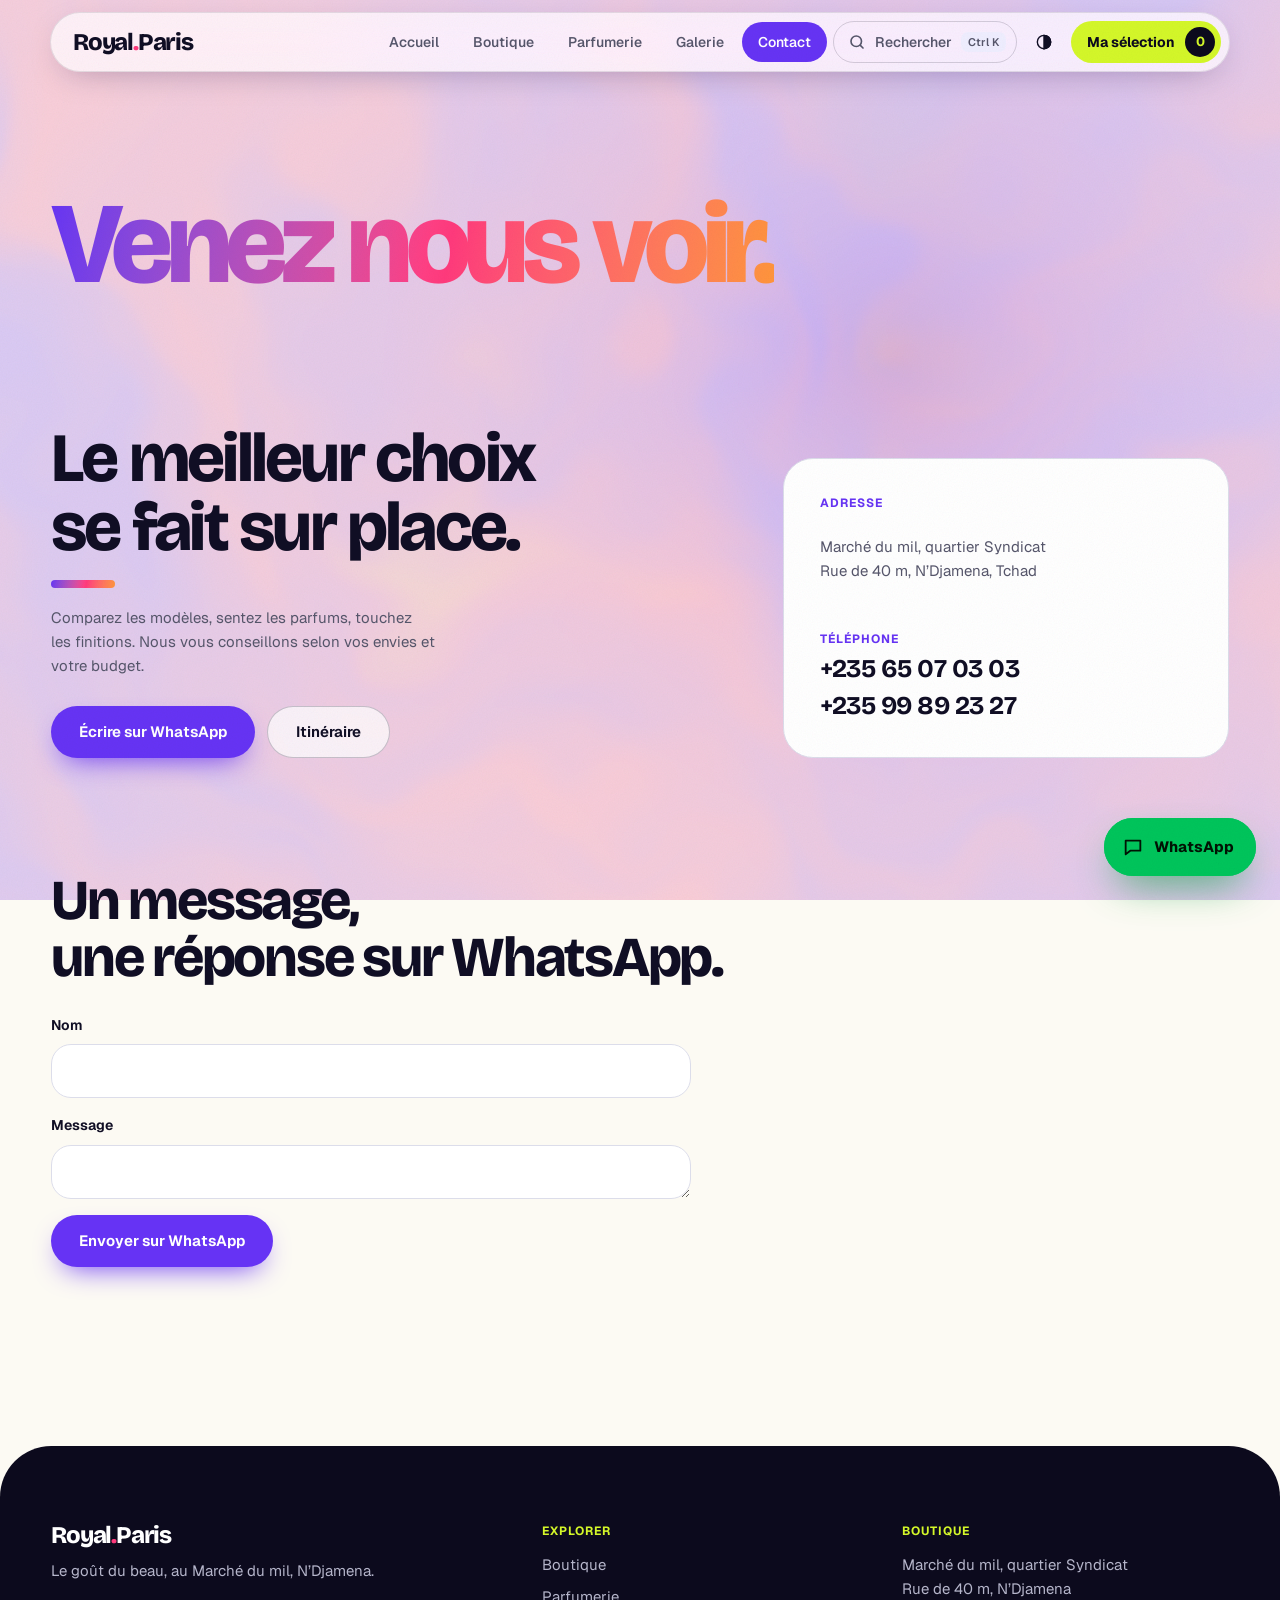
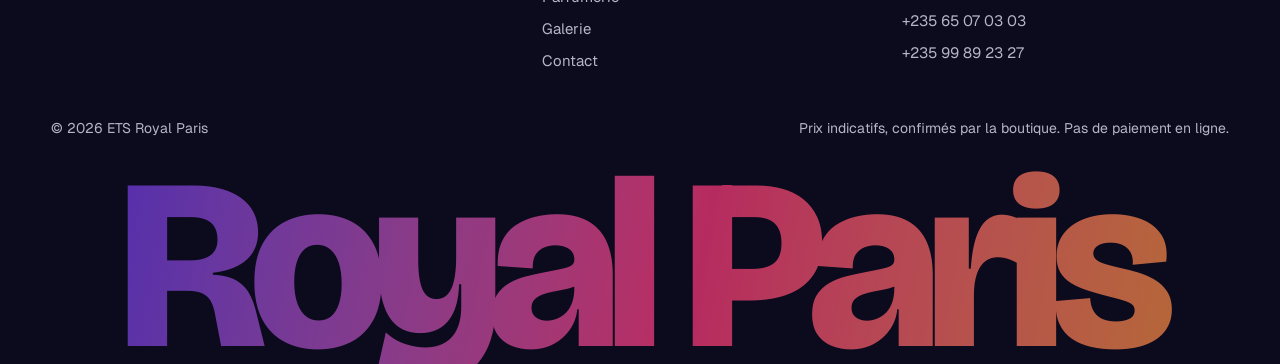
<file: contact.html>
<!doctype html><html lang="fr"><head><meta charset="utf-8"><meta name="viewport" content="width=device-width,initial-scale=1,viewport-fit=cover"><meta name="theme-color" content="#faf9f4" media="(prefers-color-scheme: light)"><meta name="theme-color" content="#150f26" media="(prefers-color-scheme: dark)"><title>Contact — ETS Royal Paris</title><meta name="description" content="Marché du mil, N’Djamena. WhatsApp +235 65 07 03 03."><meta property="og:title" content="Contact — ETS Royal Paris"><meta property="og:image" content="assets/p/gadama-dore-4.webp"><link rel="icon" href="assets/favicon.svg" type="image/svg+xml"><link rel="apple-touch-icon" href="assets/icon-192.png"><link rel="manifest" href="manifest.webmanifest"><link rel="preconnect" href="https://fonts.googleapis.com"><link rel="preconnect" href="https://fonts.gstatic.com" crossorigin><link href="https://fonts.googleapis.com/css2?family=Bricolage+Grotesque:opsz,wght@12..96,200..800&family=Geist:wght@300..700&display=swap" rel="stylesheet"><script>try{var t=localStorage.rpt;if(t)document.documentElement.dataset.t=t}catch(e){}</script><link rel="stylesheet" href="styles.css"><script type="speculationrules">{"prefetch":[{"where":{"href_matches":"/*.html"},"eagerness":"moderate"}]}</script><script defer src="script.js"></script></head><body>
<a class="skip-link" href="#contenu">Aller au contenu</a>
<header class="nav"><a class="brand" href="index.html" aria-label="ETS Royal Paris, accueil">Royal<i>.</i>Paris</a><nav class="links" aria-label="Navigation principale"><a href="index.html">Accueil</a><a href="boutique.html">Boutique</a><a href="parfumerie.html">Parfumerie</a><a href="galerie.html">Galerie</a><a href="contact.html" aria-current="page">Contact</a></nav><button class="ib" id="th" type="button" aria-label="Changer de thème"><svg viewBox="0 0 24 24" width="20" height="20" fill="none" stroke="currentColor" stroke-width="1.7" aria-hidden="true"><circle cx="12" cy="12" r="8"/><path d="M12 4a8 8 0 0 1 0 16z" fill="currentColor"/></svg></button><button class="cartbtn" type="button" aria-label="Ouvrir ma sélection"><span class="lbl">Ma sélection</span><b id="cn">0</b></button></header>
<nav class="dock" aria-label="Navigation mobile"><a href="index.html"><svg viewBox="0 0 24 24" width="22" height="22" fill="none" stroke="currentColor" stroke-width="1.7" stroke-linecap="round" stroke-linejoin="round" aria-hidden="true"><path d="M4 11l8-7 8 7v9H4z"/></svg><span>Accueil</span></a><a href="boutique.html"><svg viewBox="0 0 24 24" width="22" height="22" fill="none" stroke="currentColor" stroke-width="1.7" stroke-linecap="round" stroke-linejoin="round" aria-hidden="true"><path d="M5 8h14l-1 12H6zM9 8V6a3 3 0 0 1 6 0v2"/></svg><span>Boutique</span></a><a href="parfumerie.html"><svg viewBox="0 0 24 24" width="22" height="22" fill="none" stroke="currentColor" stroke-width="1.7" stroke-linecap="round" stroke-linejoin="round" aria-hidden="true"><path d="M12 3c3 4 6 7 6 11a6 6 0 0 1-12 0c0-4 3-7 6-11z"/></svg><span>Parfums</span></a><a href="https://wa.me/23565070303" target="_blank" rel="noopener noreferrer"><svg viewBox="0 0 24 24" width="22" height="22" fill="none" stroke="currentColor" stroke-width="1.7" stroke-linecap="round" stroke-linejoin="round" aria-hidden="true"><path d="M4 5h16v11H9l-5 4z"/></svg><span>WhatsApp</span></a></nav>
<main id="contenu"><div class="ph"><h1>Venez nous voir.</h1></div><section><div class="wrap visit"><div class="rv"><h2>Le meilleur choix se fait sur place.</h2><p>Comparez les modèles, sentez les parfums, touchez les finitions. Nous vous conseillons selon vos envies et votre budget.</p><div class="act"><a class="btn b1" href="https://wa.me/23565070303?text=Bonjour%20ETS%20Royal%20Paris%2C%20je%20souhaite%20des%20renseignements." target="_blank" rel="noopener noreferrer">Écrire sur WhatsApp</a><a class="btn b2" href="https://www.google.com/maps/search/?api=1&query=March%C3%A9+du+mil+quartier+Syndicat+N%27Djamena+Tchad" target="_blank" rel="noopener noreferrer">Itinéraire</a></div></div><div class="info2 rv"><h3>Adresse</h3><p>Marché du mil, quartier Syndicat<br>Rue de 40 m, N’Djamena, Tchad</p><h3>Téléphone</h3><a href="tel:+23565070303">+235 65 07 03 03</a><a href="tel:+23599892327">+235 99 89 23 27</a></div></div></section><section style="padding-top:0"><div class="wrap"><h2 style="font-size:clamp(2rem,4.4vw,3.8rem)">Un message,<br>une réponse sur WhatsApp.</h2><form class="cf" id="cf"><label>Nom<input name="n" required autocomplete="name"></label><label>Message<textarea name="m" rows="3" required></textarea></label><button class="btn b1" type="submit">Envoyer sur WhatsApp</button></form></div></section></main>
<footer class="ft"><div class="fg"><div><a class="brand" href="index.html">Royal<i>.</i>Paris</a><p>Le goût du beau, au Marché du mil, N’Djamena.</p></div><div><h4>Explorer</h4><a href="boutique.html">Boutique</a><a href="parfumerie.html">Parfumerie</a><a href="galerie.html">Galerie</a><a href="contact.html">Contact</a></div><div><h4>Boutique</h4><p>Marché du mil, quartier Syndicat<br>Rue de 40 m, N’Djamena</p><a href="tel:+23565070303">+235 65 07 03 03</a><a href="tel:+23599892327">+235 99 89 23 27</a></div></div><div class="fb"><span>© <span id="year"></span> ETS Royal Paris</span><span>Prix indicatifs, confirmés par la boutique. Pas de paiement en ligne.</span></div><div class="big" aria-hidden="true">Royal Paris</div></footer>
<dialog id="md" aria-label="Détail de l’article"></dialog><div class="ov"></div>
<aside class="cart" aria-label="Ma sélection" aria-hidden="true"><div class="ch2"><h3>Ma sélection</h3><button type="button" class="x" aria-label="Fermer">✕</button></div><ul id="cl"></ul><p class="em" id="ce">Votre sélection est vide. Ajoutez des articles, puis envoyez-la sur WhatsApp en un clic.</p><div class="cf2"><div class="seg" role="group" aria-label="Mode de réception"><button type="button" data-m="r" aria-pressed="true">Retrait en boutique</button><button type="button" data-m="l" aria-pressed="false">Livraison (à confirmer)</button></div><input id="cname" placeholder="Votre nom" autocomplete="name" aria-label="Votre nom"><input id="cadr" placeholder="Quartier / adresse" autocomplete="street-address" aria-label="Adresse" hidden><textarea id="cnote" rows="2" placeholder="Une précision ? (facultatif)" aria-label="Note"></textarea></div><div class="ct"><span>Total indicatif</span><strong id="ctot">0 FCFA</strong></div><a class="btn b1" id="cord" href="#" target="_blank" rel="noopener noreferrer">Commander sur WhatsApp</a><small>Prix et disponibilités confirmés par la boutique.</small></aside>
<script>document.getElementById('year').textContent=new Date().getFullYear()</script></body></html>
</file>
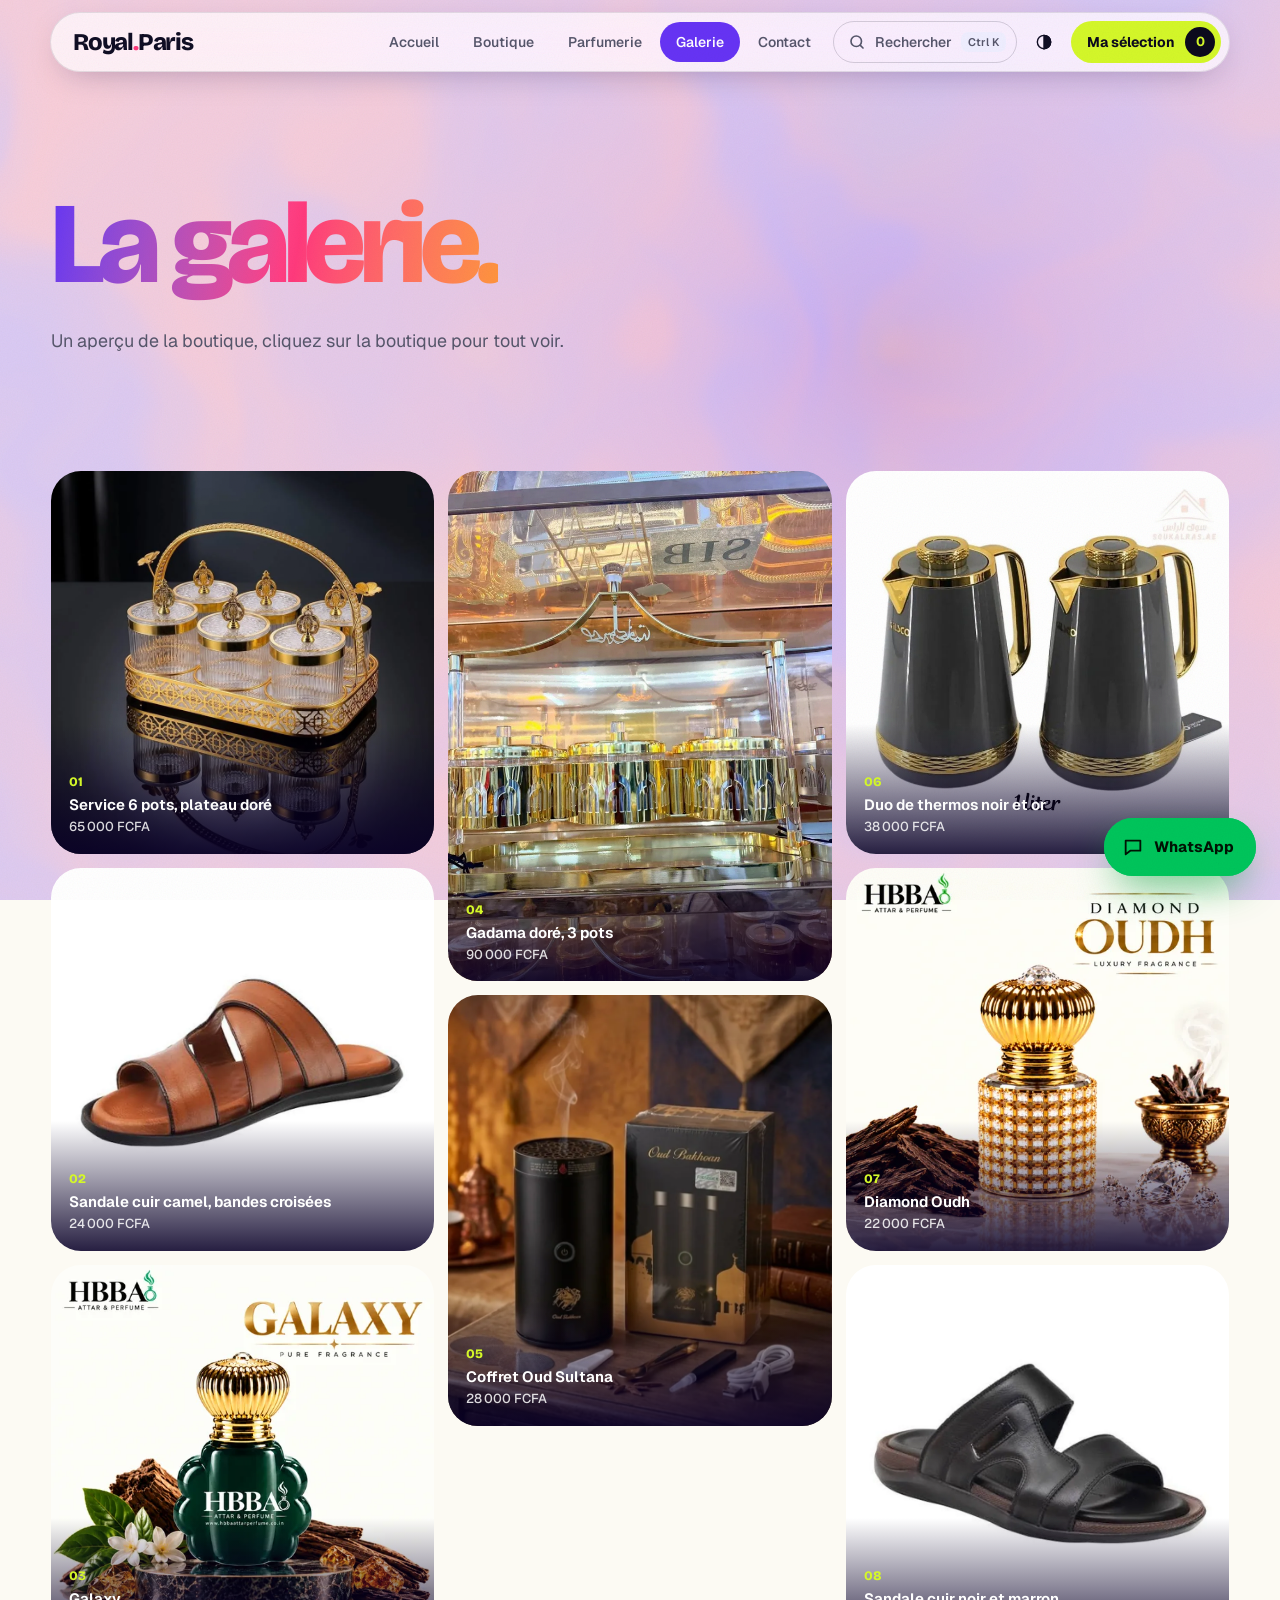
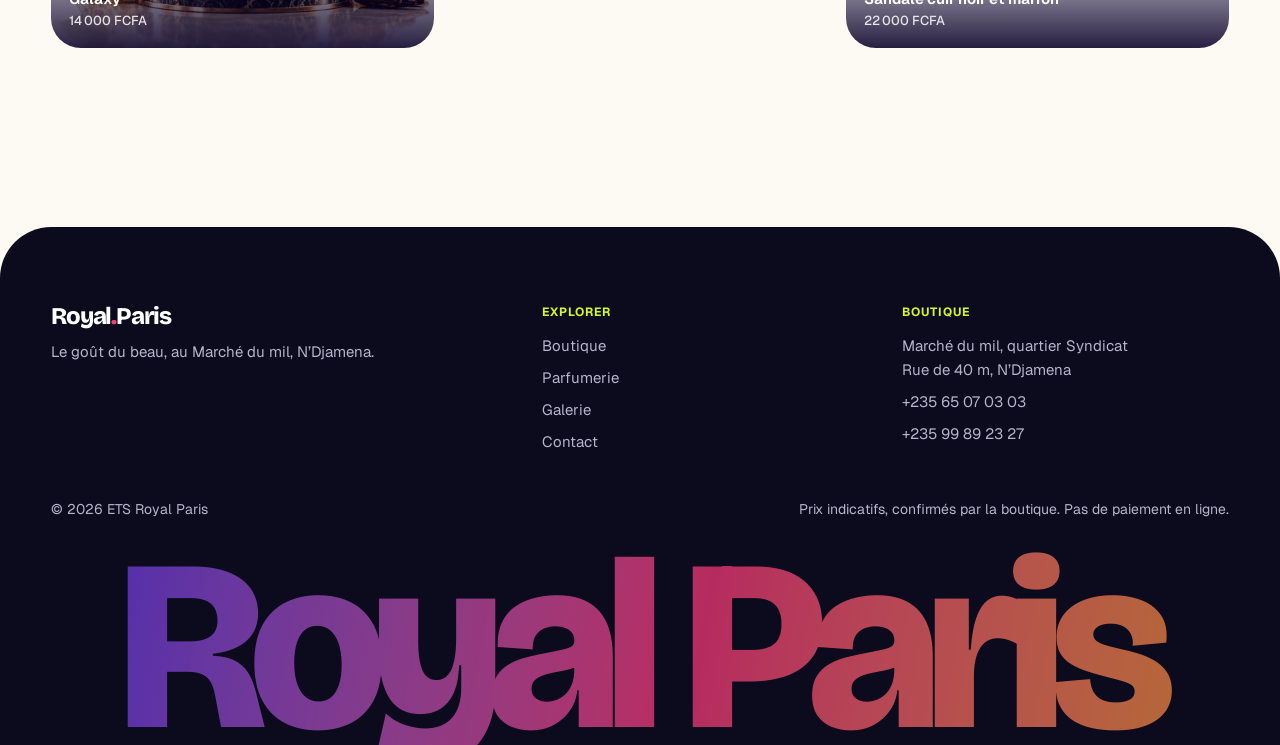
<file: galerie.html>
<!doctype html><html lang="fr"><head><meta charset="utf-8"><meta name="viewport" content="width=device-width,initial-scale=1,viewport-fit=cover"><meta name="theme-color" content="#faf9f4" media="(prefers-color-scheme: light)"><meta name="theme-color" content="#150f26" media="(prefers-color-scheme: dark)"><title>Galerie — ETS Royal Paris</title><meta name="description" content="La galerie ETS Royal Paris."><meta property="og:title" content="Galerie — ETS Royal Paris"><meta property="og:image" content="assets/p/gadama-dore-4.webp"><link rel="icon" href="assets/favicon.svg" type="image/svg+xml"><link rel="apple-touch-icon" href="assets/icon-192.png"><link rel="manifest" href="manifest.webmanifest"><link rel="preconnect" href="https://fonts.googleapis.com"><link rel="preconnect" href="https://fonts.gstatic.com" crossorigin><link href="https://fonts.googleapis.com/css2?family=Bricolage+Grotesque:opsz,wght@12..96,200..800&family=Geist:wght@300..700&display=swap" rel="stylesheet"><script>try{var t=localStorage.rpt;if(t)document.documentElement.dataset.t=t}catch(e){}</script><link rel="stylesheet" href="styles.css"><script type="speculationrules">{"prefetch":[{"where":{"href_matches":"/*.html"},"eagerness":"moderate"}]}</script><script defer src="script.js"></script></head><body>
<a class="skip-link" href="#contenu">Aller au contenu</a>
<header class="nav"><a class="brand" href="index.html" aria-label="ETS Royal Paris, accueil">Royal<i>.</i>Paris</a><nav class="links" aria-label="Navigation principale"><a href="index.html">Accueil</a><a href="boutique.html">Boutique</a><a href="parfumerie.html">Parfumerie</a><a href="galerie.html" aria-current="page">Galerie</a><a href="contact.html">Contact</a></nav><button class="ib" id="th" type="button" aria-label="Changer de thème"><svg viewBox="0 0 24 24" width="20" height="20" fill="none" stroke="currentColor" stroke-width="1.7" aria-hidden="true"><circle cx="12" cy="12" r="8"/><path d="M12 4a8 8 0 0 1 0 16z" fill="currentColor"/></svg></button><button class="cartbtn" type="button" aria-label="Ouvrir ma sélection"><span class="lbl">Ma sélection</span><b id="cn">0</b></button></header>
<nav class="dock" aria-label="Navigation mobile"><a href="index.html"><svg viewBox="0 0 24 24" width="22" height="22" fill="none" stroke="currentColor" stroke-width="1.7" stroke-linecap="round" stroke-linejoin="round" aria-hidden="true"><path d="M4 11l8-7 8 7v9H4z"/></svg><span>Accueil</span></a><a href="boutique.html"><svg viewBox="0 0 24 24" width="22" height="22" fill="none" stroke="currentColor" stroke-width="1.7" stroke-linecap="round" stroke-linejoin="round" aria-hidden="true"><path d="M5 8h14l-1 12H6zM9 8V6a3 3 0 0 1 6 0v2"/></svg><span>Boutique</span></a><a href="parfumerie.html"><svg viewBox="0 0 24 24" width="22" height="22" fill="none" stroke="currentColor" stroke-width="1.7" stroke-linecap="round" stroke-linejoin="round" aria-hidden="true"><path d="M12 3c3 4 6 7 6 11a6 6 0 0 1-12 0c0-4 3-7 6-11z"/></svg><span>Parfums</span></a><a href="https://wa.me/23565070303" target="_blank" rel="noopener noreferrer"><svg viewBox="0 0 24 24" width="22" height="22" fill="none" stroke="currentColor" stroke-width="1.7" stroke-linecap="round" stroke-linejoin="round" aria-hidden="true"><path d="M4 5h16v11H9l-5 4z"/></svg><span>WhatsApp</span></a></nav>
<main id="contenu"><div class="ph"><h1>La galerie.</h1><p>Un aperçu de la boutique, cliquez sur la boutique pour tout voir.</p></div><section><div class="wrap"><div class="hz-track"></div></div></section></main>
<footer class="ft"><div class="fg"><div><a class="brand" href="index.html">Royal<i>.</i>Paris</a><p>Le goût du beau, au Marché du mil, N’Djamena.</p></div><div><h4>Explorer</h4><a href="boutique.html">Boutique</a><a href="parfumerie.html">Parfumerie</a><a href="galerie.html">Galerie</a><a href="contact.html">Contact</a></div><div><h4>Boutique</h4><p>Marché du mil, quartier Syndicat<br>Rue de 40 m, N’Djamena</p><a href="tel:+23565070303">+235 65 07 03 03</a><a href="tel:+23599892327">+235 99 89 23 27</a></div></div><div class="fb"><span>© <span id="year"></span> ETS Royal Paris</span><span>Prix indicatifs, confirmés par la boutique. Pas de paiement en ligne.</span></div><div class="big" aria-hidden="true">Royal Paris</div></footer>
<dialog id="md" aria-label="Détail de l’article"></dialog><div class="ov"></div>
<aside class="cart" aria-label="Ma sélection" aria-hidden="true"><div class="ch2"><h3>Ma sélection</h3><button type="button" class="x" aria-label="Fermer">✕</button></div><ul id="cl"></ul><p class="em" id="ce">Votre sélection est vide. Ajoutez des articles, puis envoyez-la sur WhatsApp en un clic.</p><div class="cf2"><div class="seg" role="group" aria-label="Mode de réception"><button type="button" data-m="r" aria-pressed="true">Retrait en boutique</button><button type="button" data-m="l" aria-pressed="false">Livraison (à confirmer)</button></div><input id="cname" placeholder="Votre nom" autocomplete="name" aria-label="Votre nom"><input id="cadr" placeholder="Quartier / adresse" autocomplete="street-address" aria-label="Adresse" hidden><textarea id="cnote" rows="2" placeholder="Une précision ? (facultatif)" aria-label="Note"></textarea></div><div class="ct"><span>Total indicatif</span><strong id="ctot">0 FCFA</strong></div><a class="btn b1" id="cord" href="#" target="_blank" rel="noopener noreferrer">Commander sur WhatsApp</a><small>Prix et disponibilités confirmés par la boutique.</small></aside>
<script>document.getElementById('year').textContent=new Date().getFullYear()</script></body></html>
</file>
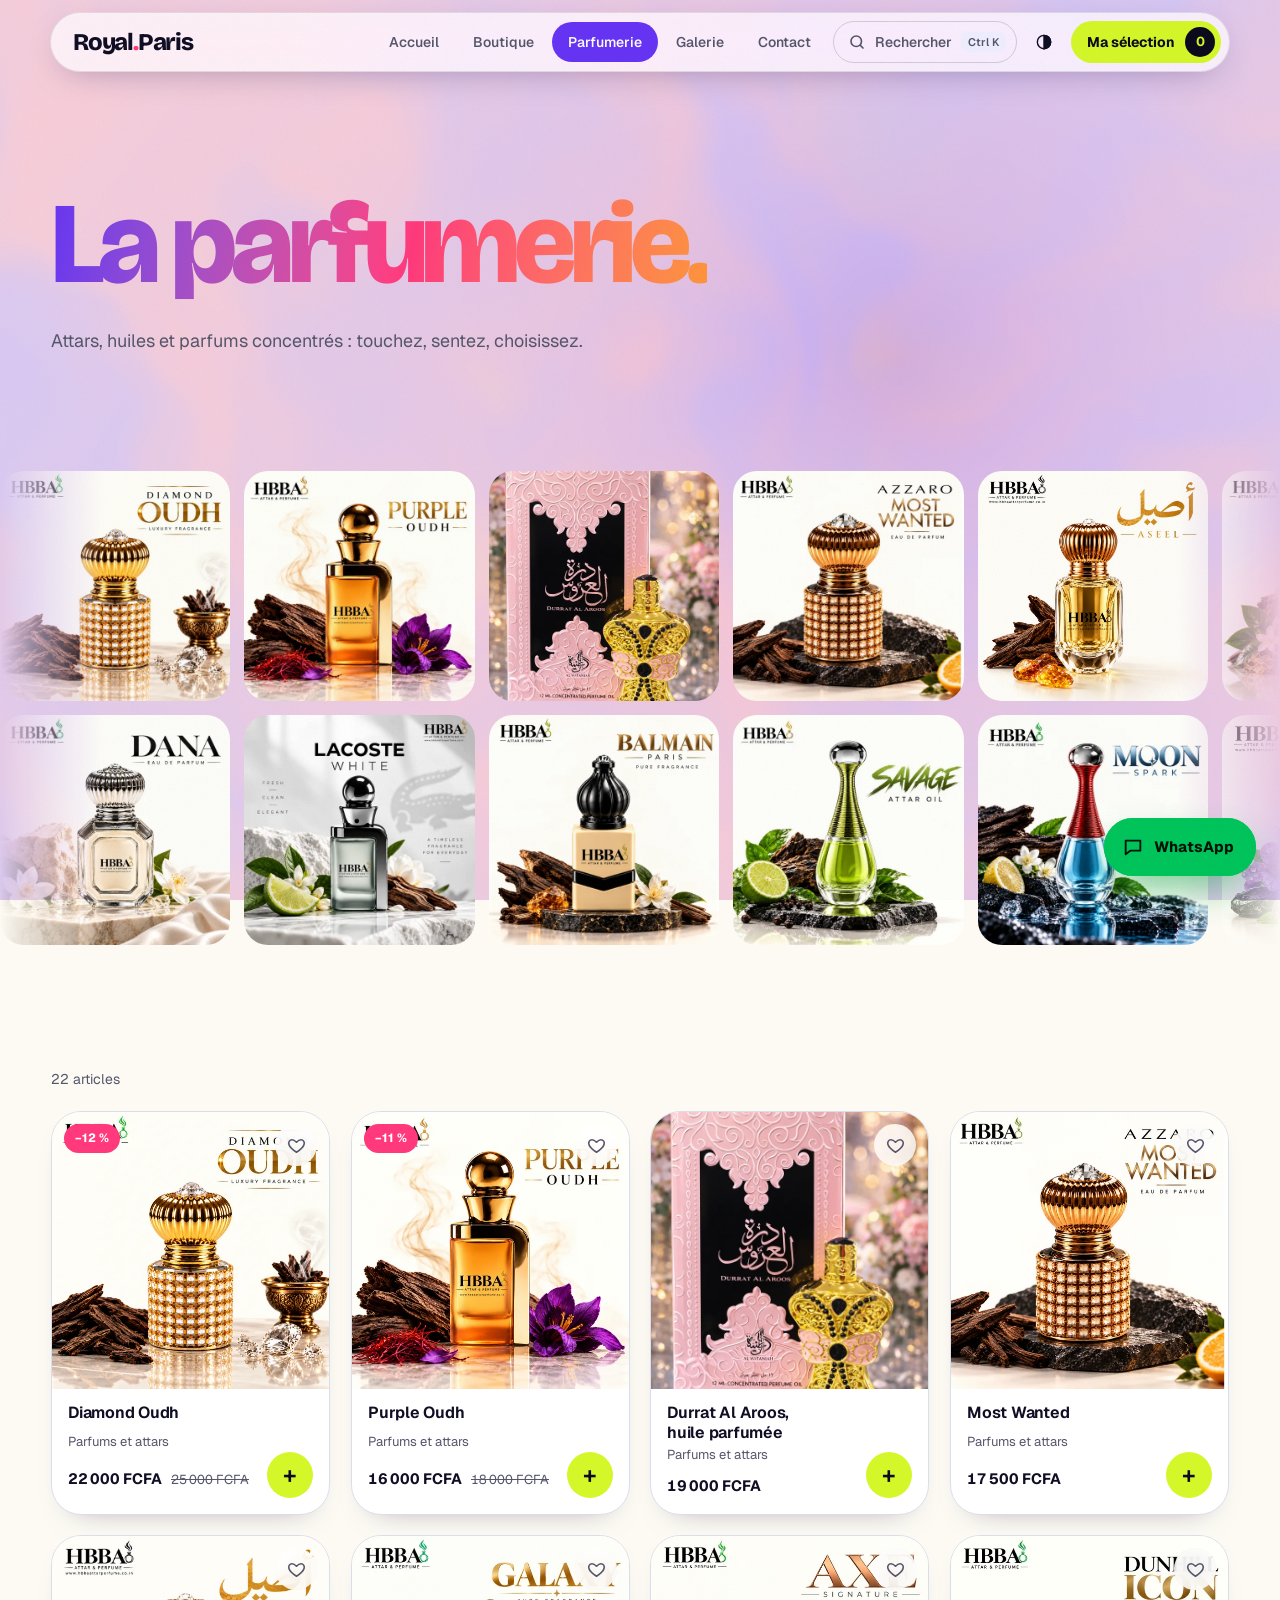
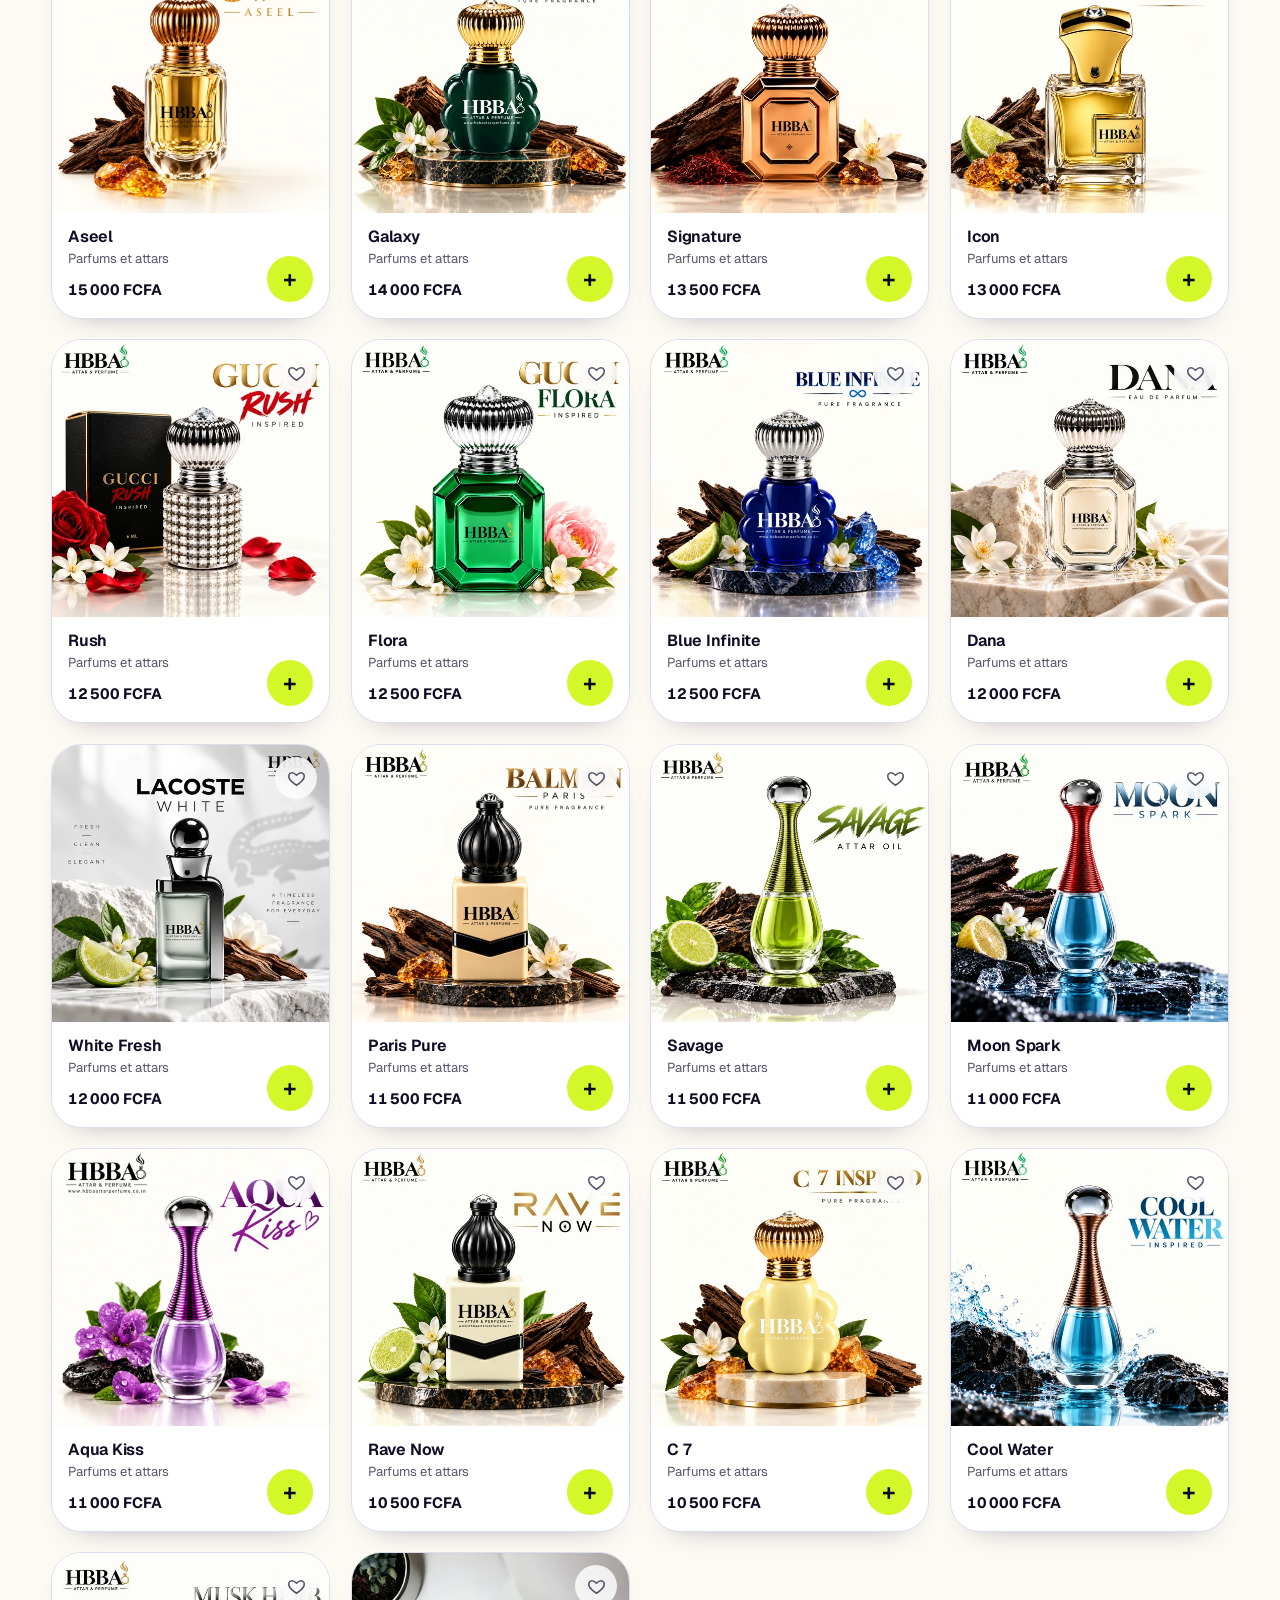
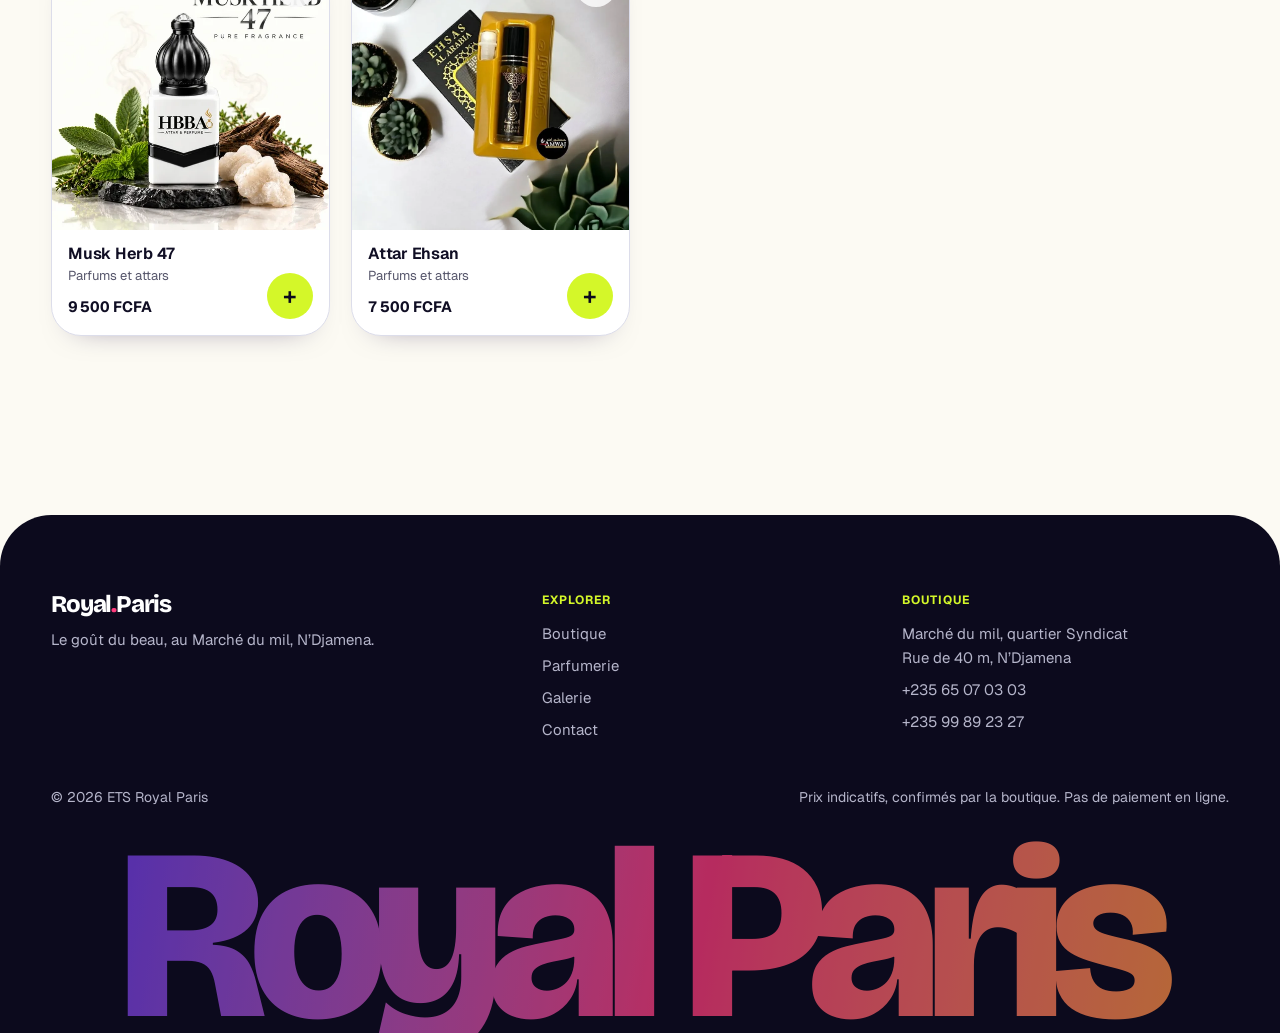
<file: parfumerie.html>
<!doctype html><html lang="fr"><head><meta charset="utf-8"><meta name="viewport" content="width=device-width,initial-scale=1,viewport-fit=cover"><meta name="theme-color" content="#faf9f4" media="(prefers-color-scheme: light)"><meta name="theme-color" content="#150f26" media="(prefers-color-scheme: dark)"><title>Parfumerie — ETS Royal Paris</title><meta name="description" content="Attars, huiles parfumées et flacons signatures."><meta property="og:title" content="Parfumerie — ETS Royal Paris"><meta property="og:image" content="assets/p/gadama-dore-4.webp"><link rel="icon" href="assets/favicon.svg" type="image/svg+xml"><link rel="apple-touch-icon" href="assets/icon-192.png"><link rel="manifest" href="manifest.webmanifest"><link rel="preconnect" href="https://fonts.googleapis.com"><link rel="preconnect" href="https://fonts.gstatic.com" crossorigin><link href="https://fonts.googleapis.com/css2?family=Bricolage+Grotesque:opsz,wght@12..96,200..800&family=Geist:wght@300..700&display=swap" rel="stylesheet"><script>try{var t=localStorage.rpt;if(t)document.documentElement.dataset.t=t}catch(e){}</script><link rel="stylesheet" href="styles.css"><script type="speculationrules">{"prefetch":[{"where":{"href_matches":"/*.html"},"eagerness":"moderate"}]}</script><script defer src="script.js"></script></head><body data-c="p">
<a class="skip-link" href="#contenu">Aller au contenu</a>
<header class="nav"><a class="brand" href="index.html" aria-label="ETS Royal Paris, accueil">Royal<i>.</i>Paris</a><nav class="links" aria-label="Navigation principale"><a href="index.html">Accueil</a><a href="boutique.html">Boutique</a><a href="parfumerie.html" aria-current="page">Parfumerie</a><a href="galerie.html">Galerie</a><a href="contact.html">Contact</a></nav><button class="ib" id="th" type="button" aria-label="Changer de thème"><svg viewBox="0 0 24 24" width="20" height="20" fill="none" stroke="currentColor" stroke-width="1.7" aria-hidden="true"><circle cx="12" cy="12" r="8"/><path d="M12 4a8 8 0 0 1 0 16z" fill="currentColor"/></svg></button><button class="cartbtn" type="button" aria-label="Ouvrir ma sélection"><span class="lbl">Ma sélection</span><b id="cn">0</b></button></header>
<nav class="dock" aria-label="Navigation mobile"><a href="index.html"><svg viewBox="0 0 24 24" width="22" height="22" fill="none" stroke="currentColor" stroke-width="1.7" stroke-linecap="round" stroke-linejoin="round" aria-hidden="true"><path d="M4 11l8-7 8 7v9H4z"/></svg><span>Accueil</span></a><a href="boutique.html"><svg viewBox="0 0 24 24" width="22" height="22" fill="none" stroke="currentColor" stroke-width="1.7" stroke-linecap="round" stroke-linejoin="round" aria-hidden="true"><path d="M5 8h14l-1 12H6zM9 8V6a3 3 0 0 1 6 0v2"/></svg><span>Boutique</span></a><a href="parfumerie.html" aria-current="page"><svg viewBox="0 0 24 24" width="22" height="22" fill="none" stroke="currentColor" stroke-width="1.7" stroke-linecap="round" stroke-linejoin="round" aria-hidden="true"><path d="M12 3c3 4 6 7 6 11a6 6 0 0 1-12 0c0-4 3-7 6-11z"/></svg><span>Parfums</span></a><a href="https://wa.me/23565070303" target="_blank" rel="noopener noreferrer"><svg viewBox="0 0 24 24" width="22" height="22" fill="none" stroke="currentColor" stroke-width="1.7" stroke-linecap="round" stroke-linejoin="round" aria-hidden="true"><path d="M4 5h16v11H9l-5 4z"/></svg><span>WhatsApp</span></a></nav>
<main id="contenu"><div class="ph"><h1>La parfumerie.</h1><p>Attars, huiles et parfums concentrés : touchez, sentez, choisissez.</p></div><section style="padding-bottom:0"><div class="wall" id="wall"></div></section><section><div class="wrap"><p class="cnt" id="cnt" aria-live="polite"></p><div class="grid" id="grid"></div></div></section></main>
<footer class="ft"><div class="fg"><div><a class="brand" href="index.html">Royal<i>.</i>Paris</a><p>Le goût du beau, au Marché du mil, N’Djamena.</p></div><div><h4>Explorer</h4><a href="boutique.html">Boutique</a><a href="parfumerie.html">Parfumerie</a><a href="galerie.html">Galerie</a><a href="contact.html">Contact</a></div><div><h4>Boutique</h4><p>Marché du mil, quartier Syndicat<br>Rue de 40 m, N’Djamena</p><a href="tel:+23565070303">+235 65 07 03 03</a><a href="tel:+23599892327">+235 99 89 23 27</a></div></div><div class="fb"><span>© <span id="year"></span> ETS Royal Paris</span><span>Prix indicatifs, confirmés par la boutique. Pas de paiement en ligne.</span></div><div class="big" aria-hidden="true">Royal Paris</div></footer>
<dialog id="md" aria-label="Détail de l’article"></dialog><div class="ov"></div>
<aside class="cart" aria-label="Ma sélection" aria-hidden="true"><div class="ch2"><h3>Ma sélection</h3><button type="button" class="x" aria-label="Fermer">✕</button></div><ul id="cl"></ul><p class="em" id="ce">Votre sélection est vide. Ajoutez des articles, puis envoyez-la sur WhatsApp en un clic.</p><div class="cf2"><div class="seg" role="group" aria-label="Mode de réception"><button type="button" data-m="r" aria-pressed="true">Retrait en boutique</button><button type="button" data-m="l" aria-pressed="false">Livraison (à confirmer)</button></div><input id="cname" placeholder="Votre nom" autocomplete="name" aria-label="Votre nom"><input id="cadr" placeholder="Quartier / adresse" autocomplete="street-address" aria-label="Adresse" hidden><textarea id="cnote" rows="2" placeholder="Une précision ? (facultatif)" aria-label="Note"></textarea></div><div class="ct"><span>Total indicatif</span><strong id="ctot">0 FCFA</strong></div><a class="btn b1" id="cord" href="#" target="_blank" rel="noopener noreferrer">Commander sur WhatsApp</a><small>Prix et disponibilités confirmés par la boutique.</small></aside>
<script>document.getElementById('year').textContent=new Date().getFullYear()</script></body></html>
</file>
<file: styles.css>
/* ==========================================================
   ETS ROYAL PARIS — V8 · design vif, moderne, responsive
   Polices : Bricolage Grotesque (titres) + Geist (texte)
   ========================================================== */
@view-transition{navigation:auto}

:root{
  color-scheme:light dark;
  /* surfaces */
  --bg:light-dark(oklch(.985 .01 95),oklch(.15 .035 285));
  --bg2:light-dark(oklch(1 0 0),oklch(.215 .045 285));
  --bg3:light-dark(oklch(.955 .025 290),oklch(.275 .055 285));
  /* texte */
  --tx:light-dark(oklch(.18 .045 285),oklch(.975 .01 95));
  --mu:light-dark(oklch(.46 .035 285),oklch(.76 .03 285));
  --ln:light-dark(oklch(.9 .018 285),oklch(.33 .045 285));
  /* couleurs vives */
  --ac:light-dark(oklch(.52 .26 285),oklch(.76 .18 295));     /* violet électrique */
  --onac:light-dark(oklch(1 0 0),oklch(.15 .035 285));
  --lime:oklch(.92 .21 120);                                    /* citron vert */
  --pk:oklch(.68 .24 8);                                        /* rose corail */
  --or:oklch(.78 .17 55);                                       /* orange soleil */
  --ink:oklch(.16 .04 285);
  --grad:linear-gradient(100deg,var(--ac) 0%,var(--pk) 55%,var(--or) 100%);
  /* formes, polices, mouvement */
  --r:clamp(20px,2.4vw,30px);
  --fd:'Bricolage Grotesque','Arial Rounded MT Bold',system-ui,sans-serif;
  --fb:'Geist',system-ui,-apple-system,'Segoe UI',sans-serif;
  --e:cubic-bezier(.16,1,.3,1);
  --pad:clamp(16px,4vw,64px);
}
html[data-t=light]{color-scheme:light}
html[data-t=dark]{color-scheme:dark}

*{box-sizing:border-box;margin:0;padding:0}
html{overflow-x:clip;scroll-behavior:smooth;scroll-padding-top:96px;-webkit-text-size-adjust:100%;background:var(--bg)}
body{
  background:transparent;color:var(--tx);
  font:400 clamp(15px,1.05vw,17px)/1.6 var(--fb);
  -webkit-font-smoothing:antialiased;min-height:100dvh;overflow-x:clip;position:relative
}
/* halo de couleur en fond (fixe, discret) */
body::before{
  content:"";position:fixed;inset:0;z-index:-1;pointer-events:none;
  background:
    radial-gradient(48vmax 48vmax at 0% 0%,color-mix(in oklab,var(--ac) 22%,transparent),transparent 70%),
    radial-gradient(40vmax 40vmax at 100% 18%,color-mix(in oklab,var(--pk) 18%,transparent),transparent 70%),
    radial-gradient(44vmax 44vmax at 70% 105%,color-mix(in oklab,var(--lime) 20%,transparent),transparent 70%)
}
img{display:block;max-width:100%}
a{color:inherit;text-decoration:none}
button{font:inherit;color:inherit;cursor:pointer;background:none;border:0}
h1,h2,h3{font-family:var(--fd);font-weight:760;letter-spacing:-.04em;line-height:1;text-wrap:balance}
p{text-wrap:pretty}
:focus-visible{outline:3px solid var(--ac);outline-offset:3px;border-radius:10px}
::selection{background:var(--lime);color:var(--ink)}
.wrap{width:min(1360px,100% - 2*var(--pad));margin-inline:auto}
section{padding-block:clamp(56px,9vw,128px)}
.skip-link{position:absolute;left:-999px}
.skip-link:focus{left:8px;top:8px;z-index:99;background:var(--bg2);padding:8px 14px;border-radius:10px}

/* ---------- navigation (la barre du haut reste, flottante) ---------- */
.nav{
  position:fixed;z-index:50;top:max(12px,env(safe-area-inset-top));left:50%;translate:-50% 0;
  width:min(1180px,100% - 24px);display:flex;align-items:center;gap:6px;
  padding:8px 8px 8px 22px;border-radius:99px;
  background:color-mix(in oklab,var(--bg2) 72%,transparent);
  -webkit-backdrop-filter:blur(22px) saturate(1.8);backdrop-filter:blur(22px) saturate(1.8);
  border:1px solid color-mix(in oklab,var(--tx) 10%,transparent);
  box-shadow:0 10px 34px -14px oklch(.2 .1 285/.35);
  view-transition-name:nav
}
.brand{font:800 24px/1 var(--fd);letter-spacing:-.05em;margin-right:auto}
.brand i{font-style:normal;color:var(--pk)}
.links{display:flex;gap:2px}
.links a{padding:9px 16px;border-radius:99px;font-size:14px;font-weight:550;color:var(--mu);transition:.2s}
.links a:hover{color:var(--tx);background:color-mix(in oklab,var(--tx) 8%,transparent)}
.links a[aria-current]{color:var(--onac);background:var(--ac)}
.ib{width:42px;height:42px;border-radius:50%;display:grid;place-items:center}
.ib:hover{background:color-mix(in oklab,var(--tx) 9%,transparent)}
.cartbtn{
  display:flex;gap:10px;align-items:center;height:42px;padding:0 6px 0 16px;border-radius:99px;
  background:var(--lime);color:var(--ink);font-weight:700;font-size:14px;transition:scale .3s var(--e)
}
.cartbtn.pop{scale:1.1}
.cartbtn b{min-width:30px;height:30px;border-radius:50%;background:var(--ink);color:var(--lime);display:grid;place-items:center;font-size:13px}
.dock{display:none}

/* ---------- boutons ---------- */
.btn{
  display:inline-flex;align-items:center;justify-content:center;gap:8px;min-height:52px;padding:0 28px;
  border-radius:99px;font-weight:650;font-size:15px;text-align:center;
  transition:scale .35s var(--e),background .2s,border-color .2s,box-shadow .3s
}
.btn:active{scale:.97}
.b1{background:var(--ac);color:var(--onac);box-shadow:0 12px 28px -12px var(--ac)}
.b1:hover{background:color-mix(in oklab,var(--ac) 86%,white);box-shadow:0 16px 34px -10px var(--ac)}
.b2{border:1.5px solid color-mix(in oklab,var(--tx) 22%,transparent);background:color-mix(in oklab,var(--bg2) 70%,transparent)}
.b2:hover{border-color:var(--tx);background:var(--bg2)}
.act{display:flex;flex-wrap:wrap;gap:12px}

/* ---------- accueil : hero ---------- */
.hero{
  min-height:100dvh;display:grid;grid-template-columns:1.05fr .95fr;gap:clamp(24px,4vw,72px);
  align-items:center;padding:clamp(110px,14vh,150px) var(--pad) 40px;max-width:1500px;margin:auto
}
.hero h1{font-size:clamp(2.9rem,7.6vw,7.6rem);line-height:.92;font-weight:800;letter-spacing:-.055em}
.hero h1 span{display:block}
.hero h1 span+span{background:var(--grad);-webkit-background-clip:text;background-clip:text;color:transparent;padding-bottom:.08em}
.lead{max-width:36ch;font-size:clamp(17px,1.5vw,21px);color:var(--mu);margin:26px 0 34px}
.pill{
  display:inline-flex;gap:10px;align-items:center;padding:8px 16px;border-radius:99px;
  background:var(--lime);color:var(--ink);font-size:13px;font-weight:650;margin-bottom:26px
}
.pill:before{content:"";width:8px;height:8px;border-radius:50%;background:var(--ink);animation:blink 1.6s ease-in-out infinite}
@keyframes blink{50%{opacity:.25}}
.cols{
  display:grid;grid-template-columns:repeat(3,1fr);gap:14px;height:min(78dvh,780px);overflow:hidden;
  -webkit-mask:linear-gradient(transparent,#000 14%,#000 86%,transparent);mask:linear-gradient(transparent,#000 14%,#000 86%,transparent)
}
.cols div{display:grid;gap:14px;align-content:start;animation:col 60s linear infinite}
.cols div:nth-child(2){animation-direction:reverse}
@keyframes col{to{translate:0 calc(-50% - 7px)}}
.cols img{width:100%;aspect-ratio:3/4;object-fit:cover;border-radius:calc(var(--r)*.75);background:#fff}

/* bande défilante */
.ticker{
  overflow:hidden;background:var(--lime);color:var(--ink);rotate:-1.4deg;
  margin:clamp(24px,4vw,56px) -3vw;padding:14px 0;border-block:2px solid var(--ink)
}
.ticker>div{display:flex;width:max-content;animation:mq 38s linear infinite}
.ticker p{display:flex;gap:30px;padding-right:30px;font:800 clamp(18px,2.6vw,32px)/1 var(--fd);letter-spacing:-.02em;text-transform:uppercase;white-space:nowrap}

/* ---------- en-têtes de section ---------- */
.hd2{display:flex;justify-content:space-between;align-items:end;gap:20px;flex-wrap:wrap;margin-bottom:clamp(28px,4vw,52px)}
.hd2 h2{font-size:clamp(2.4rem,6vw,5.4rem)}
.lk{font-weight:650;padding:10px 20px;border-radius:99px;background:var(--tx);color:var(--bg);transition:.25s}
.lk:hover{background:var(--ac);color:var(--onac)}
.ph{padding:clamp(120px,15vw,190px) var(--pad) 0;max-width:1500px;margin:auto}
.ph h1{font-size:clamp(3rem,9vw,8rem);font-weight:800;letter-spacing:-.055em;line-height:.95;
  background:var(--grad);-webkit-background-clip:text;background-clip:text;color:transparent;padding-bottom:.08em;width:fit-content;max-width:100%}
.ph p{color:var(--mu);max-width:46ch;margin-top:18px;font-size:clamp(16px,1.4vw,20px)}

/* ---------- univers (bento coloré) ---------- */
.bento{display:grid;gap:14px;grid-template-columns:repeat(12,1fr);grid-auto-rows:clamp(180px,22vw,300px)}
.tile{
  position:relative;overflow:hidden;border-radius:var(--r);isolation:isolate;background:var(--bg3);color:#fff;
  display:flex;flex-direction:column;justify-content:flex-end;padding:clamp(16px,2vw,28px);--tc:oklch(.5 .26 285)
}
.tile img{position:absolute;inset:0;width:100%;height:100%;object-fit:cover;z-index:-2;transition:scale 1.2s var(--e)}
.tile:after{content:"";position:absolute;inset:0;z-index:-1;background:linear-gradient(transparent 28%,color-mix(in oklab,var(--tc) 92%,black))}
.tile:before{
  content:"↗";position:absolute;top:clamp(12px,1.6vw,20px);right:clamp(12px,1.6vw,20px);width:46px;height:46px;border-radius:50%;
  display:grid;place-items:center;background:var(--lime);color:var(--ink);font-weight:800;font-size:20px;transition:rotate .5s var(--e)
}
.tile:hover:before{rotate:45deg}
.tile:hover img{scale:1.07}
.tile h3{font-size:clamp(24px,2.8vw,42px);font-weight:780}
.tile p{font-size:14px;opacity:.9}
.t1{grid-column:span 7;grid-row:span 2;--tc:oklch(.46 .27 285)}
.t2{grid-column:span 5;--tc:oklch(.58 .2 45)}
.t3{grid-column:span 5;--tc:oklch(.56 .26 5)}
.t4{grid-column:span 4;--tc:oklch(.48 .16 155)}
.t5{grid-column:span 8;--tc:oklch(.48 .15 235)}

/* ---------- pièces signature ---------- */
.sig{
  display:grid;grid-template-columns:1fr 1fr;gap:clamp(20px,4vw,64px);align-items:center;
  background:light-dark(oklch(.94 .07 295),oklch(.25 .09 290));border-radius:calc(var(--r)*1.5);padding:clamp(14px,3vw,48px)
}
.sig.rev{background:light-dark(oklch(.96 .1 118),oklch(.27 .07 150))}
.sig.rev .stage{order:2}
.stage{aspect-ratio:4/5;border-radius:var(--r);overflow:hidden;background:var(--bg3)}
.stage img{width:100%;height:100%;object-fit:cover;transition:opacity .3s}
.sig h2{font-size:clamp(2.4rem,5vw,4.6rem)}
.sig p{color:var(--mu);margin:16px 0 22px;max-width:42ch}
.price{display:flex;gap:14px;align-items:baseline;margin-bottom:22px}
.price b{font:800 clamp(26px,3vw,38px) var(--fd);letter-spacing:-.03em;color:var(--ac)}
.price s{color:var(--mu)}
.sws{display:flex;gap:8px;flex-wrap:wrap;margin-bottom:24px}
.sw{display:flex;align-items:center;gap:9px;border:1.5px solid color-mix(in oklab,var(--tx) 18%,transparent);background:var(--bg2);border-radius:99px;padding:8px 16px 8px 8px;font-weight:550;font-size:14px;min-height:44px}
.sw:before{content:"";width:26px;height:26px;border-radius:50%;background:var(--c);box-shadow:inset 0 0 0 1px oklch(0 0 0/.12)}
.sw.on{background:var(--tx);color:var(--bg);border-color:var(--tx)}

/* ---------- catalogue ---------- */
/* barre de recherche : NON fixe, elle défile avec la page */
.tb{
  position:static;display:grid;grid-template-columns:1fr auto;gap:12px;align-items:center;margin-bottom:10px
}
.chips{grid-column:1/-1;display:flex;flex-wrap:wrap;gap:8px}
.chip2,#q,#so{
  border:1.5px solid var(--ln);background:var(--bg2);border-radius:99px;padding:0 20px;min-height:48px;
  font:550 14px var(--fb);white-space:nowrap;color:var(--tx);transition:.2s
}
.chip2{display:inline-flex;align-items:center;gap:9px}
.chip2:before{content:"";width:10px;height:10px;border-radius:50%;background:var(--cc,var(--tx))}
.chip2:hover{border-color:var(--cc,var(--tx))}
.chip2[aria-pressed=true]{background:var(--cc,var(--tx));color:var(--ink);border-color:var(--cc,var(--tx))}
.chip2[aria-pressed=true]:before{background:var(--ink)}
.chip2[data-f=all]{--cc:var(--lime)}
.chip2[data-f=g]{--cc:oklch(.84 .16 90)}
.chip2[data-f=o]{--cc:oklch(.76 .18 50)}
.chip2[data-f=p]{--cc:oklch(.76 .2 350)}
.chip2[data-f=s]{--cc:oklch(.8 .19 150)}
.chip2[data-f=c]{--cc:oklch(.8 .13 225)}
.tb label{display:block;min-width:0}
#q{
  width:100%;padding-left:48px;
  background:var(--bg2) url("data:image/svg+xml,%3Csvg xmlns='http://www.w3.org/2000/svg' viewBox='0 0 24 24' fill='none' stroke='%238a85a3' stroke-width='2.2' stroke-linecap='round'%3E%3Ccircle cx='11' cy='11' r='7'/%3E%3Cpath d='M20 20l-3.5-3.5'/%3E%3C/svg%3E") no-repeat 18px 50%/20px
}
#q:focus,#so:focus{outline:none;border-color:var(--ac);box-shadow:0 0 0 4px color-mix(in oklab,var(--ac) 22%,transparent)}
#so{
  appearance:none;-webkit-appearance:none;padding-right:44px;cursor:pointer;
  background:var(--bg2) url("data:image/svg+xml,%3Csvg xmlns='http://www.w3.org/2000/svg' viewBox='0 0 24 24' fill='none' stroke='%238a85a3' stroke-width='2.4' stroke-linecap='round' stroke-linejoin='round'%3E%3Cpath d='M6 9l6 6 6-6'/%3E%3C/svg%3E") no-repeat right 16px center/18px
}
.cnt{color:var(--mu);font-size:14px;margin:8px 0 20px}
.grid{display:grid;grid-template-columns:repeat(auto-fill,minmax(min(100%,240px),1fr));gap:clamp(12px,1.6vw,22px)}
.pc{
  position:relative;display:flex;flex-direction:column;border-radius:var(--r);background:var(--bg2);
  border:1.5px solid var(--ln);overflow:hidden;isolation:isolate;
  transition:translate .5s var(--e),box-shadow .5s,border-color .3s;
  animation:pin .8s var(--e) both;animation-delay:calc(var(--n)*40ms)
}
@keyframes pin{from{opacity:0;translate:0 40px;filter:blur(6px)}}
.pc:before{
  content:"";position:absolute;inset:0;z-index:2;pointer-events:none;
  background:radial-gradient(320px circle at var(--x,50%) var(--y,50%),color-mix(in oklab,var(--ac) 16%,transparent),transparent 60%);opacity:0;transition:.3s
}
.pc:hover:before{opacity:1}
.pc:hover{translate:0 -5px;border-color:var(--ac);box-shadow:0 30px 50px -28px color-mix(in oklab,var(--ac) 60%,transparent)}
.im{display:block;width:100%;aspect-ratio:1;background:#fff;overflow:hidden;padding:0}
.im img{width:100%;height:100%;object-fit:cover;transition:scale 1.1s var(--e)}
.pc:hover .im img{scale:1.07}
.tag{position:absolute;top:12px;left:12px;z-index:3;background:var(--pk);color:#fff;font-weight:750;font-size:12px;padding:5px 11px;border-radius:99px}
.bd{padding:14px 16px 16px;display:grid;grid-template-columns:1fr auto;gap:2px 10px;flex:1}
.bd h3{font:650 16px/1.25 var(--fb);letter-spacing:-.015em}
.bd small{color:var(--mu);font-size:13px}
.pr2{font-weight:700;margin-top:6px;font-variant-numeric:tabular-nums}
.pr2 s{font-weight:400;font-size:13px;color:var(--mu);margin-left:6px}
.ad{
  grid-column:2;grid-row:1/4;align-self:end;width:46px;height:46px;border-radius:50%;
  background:var(--lime);color:var(--ink);font-size:24px;font-weight:600;line-height:1;transition:rotate .4s var(--e),scale .3s
}
.ad:hover{rotate:90deg;scale:1.1}

/* ---------- parfumerie + galerie ---------- */
.wall{
  overflow:hidden;display:grid;gap:14px;
  -webkit-mask:linear-gradient(90deg,transparent,#000 8%,#000 92%,transparent);mask:linear-gradient(90deg,transparent,#000 8%,#000 92%,transparent)
}
.wall div{display:flex;gap:14px;width:max-content;animation:mq 80s linear infinite}
.wall div+div{animation-direction:reverse}
.wall:hover div{animation-play-state:paused}
@keyframes mq{to{translate:-50% 0}}
.wall button{width:clamp(140px,18vw,250px);aspect-ratio:1;border-radius:calc(var(--r)*.8);overflow:hidden;background:#fff;padding:0}
.wall img{width:100%;height:100%;object-fit:cover}
.hz-track{columns:3 280px;column-gap:14px}
.hz-track figure{break-inside:avoid;margin:0 0 14px;border-radius:var(--r);overflow:hidden;position:relative;background:#fff}
.hz-track img{width:100%}
.hz-track figcaption{position:absolute;inset:auto 0 0;padding:48px 18px 16px;color:#fff;background:linear-gradient(transparent,oklch(.14 .08 285/.88));font-weight:650}
.hz-track figcaption b,.hz-track figcaption small{display:block;font-weight:500;font-size:13px;opacity:.85}
.hz-track figcaption b{color:var(--lime);opacity:1;font-family:var(--fd);font-weight:800}

/* ---------- manifeste, visite, contact ---------- */
.stm{font:760 clamp(2rem,6vw,5.4rem)/1.02 var(--fd);letter-spacing:-.045em;max-width:18ch;margin:auto;text-align:center;text-wrap:balance}
.visit{display:grid;grid-template-columns:1.2fr .8fr;gap:clamp(24px,5vw,80px);align-items:end}
.visit h2{font-size:clamp(2.4rem,5.4vw,5rem)}
.visit p{color:var(--mu);margin:18px 0 28px;max-width:42ch}
.info2{background:var(--bg2);border:1.5px solid var(--ln);border-radius:var(--r);padding:clamp(22px,3vw,36px);display:grid;gap:6px}
.info2 h3{font:700 12px var(--fb);letter-spacing:.08em;text-transform:uppercase;color:var(--ac);margin-top:14px}
.info2 h3:first-child{margin-top:0}
.info2 a{font:700 clamp(20px,2vw,26px) var(--fd);letter-spacing:-.02em}
.info2 a:hover{color:var(--ac)}
.cf{display:grid;gap:16px;max-width:640px;margin-top:28px}
.cf label{display:grid;gap:8px;font-weight:650;font-size:14px}
.cf input,.cf textarea{
  background:var(--bg2);border:1.5px solid var(--ln);border-radius:20px;padding:14px 18px;color:var(--tx);
  font:inherit;field-sizing:content;min-height:54px;transition:.2s
}
.cf input:focus,.cf textarea:focus{outline:none;border-color:var(--ac);box-shadow:0 0 0 4px color-mix(in oklab,var(--ac) 22%,transparent)}
.cf .btn{justify-self:start}

/* ---------- pied de page (sombre, quel que soit le thème) ---------- */
.ft{
  margin-top:clamp(32px,5vw,64px);padding:clamp(48px,6vw,80px) var(--pad) 0;overflow:hidden;
  background:var(--ink);color:oklch(.78 .03 285);border-radius:clamp(28px,4vw,56px) clamp(28px,4vw,56px) 0 0
}
.fg{display:grid;grid-template-columns:1.4fr 1fr 1fr;gap:34px;max-width:1360px;margin:auto}
.fg h4{font:700 12px var(--fb);letter-spacing:.08em;text-transform:uppercase;color:var(--lime);margin-bottom:14px}
.fg a:not(.brand),.fg p{display:block;margin-bottom:8px}
.fg a:not(.brand):hover{color:var(--lime)}
.fg .brand{color:#fff;display:inline-block;margin-bottom:12px}
.fb{display:flex;flex-wrap:wrap;justify-content:space-between;gap:10px;max-width:1360px;margin:36px auto 0;font-size:14px}
.big{
  font:800 clamp(4rem,19vw,19rem)/.8 var(--fd);letter-spacing:-.06em;text-align:center;white-space:nowrap;margin-top:30px;user-select:none;
  background:var(--grad);-webkit-background-clip:text;background-clip:text;color:transparent;opacity:.55
}

/* ---------- fiche produit + panier ---------- */
dialog{
  margin:auto;padding:0;border:1.5px solid var(--ln);border-radius:calc(var(--r)*1.3);background:var(--bg2);color:var(--tx);
  width:min(980px,94vw);max-height:92dvh;overflow:auto;opacity:0;translate:0 28px;scale:.98;
  transition:opacity .4s,translate .5s var(--e),scale .5s var(--e),display .4s allow-discrete,overlay .4s allow-discrete
}
dialog[open]{opacity:1;translate:0;scale:1}
@starting-style{dialog[open]{opacity:0;translate:0 28px;scale:.98}}
dialog::backdrop{background:oklch(.12 .06 285/.62);backdrop-filter:blur(8px)}
.mg{display:grid;grid-template-columns:1fr 1fr}
.st{background:#fff;aspect-ratio:1;overflow:hidden}
.st img{width:100%;height:100%;object-fit:cover;transition:transform .25s}
.mi{padding:clamp(24px,4vw,48px);display:flex;flex-direction:column;gap:14px;align-items:flex-start;justify-content:center}
.mi h3{font-size:clamp(28px,3vw,42px)}
.mi p{color:var(--mu)}
.mi small{color:var(--ac);font-weight:700;letter-spacing:.06em;text-transform:uppercase;font-size:12px}
.mi .pr2{font-size:24px}
.mx{position:absolute;top:12px;right:12px;z-index:2;box-shadow:0 4px 16px oklch(.1 .05 285/.25)}
.x{width:42px;height:42px;border-radius:50%;background:var(--bg3)}
.x:hover{background:var(--lime);color:var(--ink)}
.zs{display:flex;flex-wrap:wrap;gap:8px}
.zb{width:48px;height:48px;border-radius:50%;border:1.5px solid var(--ln);font-weight:650}
.zb:hover{border-color:var(--ac)}
.zb[aria-pressed=true]{background:var(--ac);color:var(--onac);border-color:var(--ac)}
.ov{position:fixed;inset:0;background:oklch(.12 .06 285/.55);backdrop-filter:blur(6px);z-index:60;opacity:0;pointer-events:none;transition:opacity .4s}
.ov.on{opacity:1;pointer-events:auto}
.cart{
  position:fixed;inset:12px 12px 12px auto;width:min(440px,100% - 24px);z-index:70;background:var(--bg2);
  border:1.5px solid var(--ln);border-radius:calc(var(--r)*1.2);padding:24px;display:flex;flex-direction:column;gap:16px;
  translate:calc(100% + 24px) 0;visibility:hidden;transition:translate .6s var(--e),visibility 0s .6s
}
.cart.on{translate:0;visibility:visible;transition:translate .6s var(--e)}
.ch2{display:flex;justify-content:space-between;align-items:center}
.ch2 h3{font-size:30px}
#cl{list-style:none;display:grid;gap:10px;overflow:auto;flex:1;align-content:start}
#cl li{display:grid;grid-template-columns:1fr auto;gap:6px 12px;background:var(--bg3);border-radius:20px;padding:14px 16px}
#cl li b{font-weight:650}
#cl li span{color:var(--ac);font-weight:700}
#cl em{font-style:normal;min-width:18px;text-align:center}
.q{display:flex;align-items:center;gap:8px}
.q button{width:34px;height:34px;border-radius:50%;border:1.5px solid var(--ln);background:var(--bg2)}
.q button:hover{border-color:var(--ac)}
.em{color:var(--mu)}
.ct{display:flex;justify-content:space-between;align-items:baseline;border-top:1.5px solid var(--ln);padding-top:14px}
.ct strong{font:800 28px var(--fd);letter-spacing:-.03em;color:var(--ac)}
.cart small{color:var(--mu);text-align:center}
.cart .btn.off{opacity:.4;pointer-events:none}

/* ---------- mouvement piloté par le scroll ---------- */
@supports (animation-timeline:view()){
  .rv{animation:rv linear both;animation-timeline:view();animation-range:entry 0% cover 26%}
  @keyframes rv{from{opacity:0;translate:0 44px;filter:blur(8px)}}
  .stm{
    background:linear-gradient(90deg,var(--tx) 50%,color-mix(in oklab,var(--tx) 16%,transparent) 50%) 100%/200% 100%;
    -webkit-background-clip:text;background-clip:text;color:transparent;
    animation:fill linear both;animation-timeline:view();animation-range:entry 25% cover 50%
  }
  @keyframes fill{to{background-position:0 0}}
}

/* ---------- responsive ---------- */
@media(max-width:1024px){
  .hero{grid-template-columns:1fr;min-height:auto;padding-top:110px}
  .cols{height:62dvh}
  .sig,.visit,.mg{grid-template-columns:1fr}
  .sig.rev .stage{order:0}
  .stage{aspect-ratio:1}
  .fg{grid-template-columns:1fr 1fr}
  .fg>div:first-child{grid-column:span 2}
}
@media(max-width:760px){
  .links{display:none}
  body{padding-bottom:calc(92px + env(safe-area-inset-bottom))}
  .nav{padding-left:18px}
  .dock{
    display:flex;position:fixed;z-index:50;left:12px;right:12px;bottom:calc(10px + env(safe-area-inset-bottom));padding:6px;border-radius:99px;
    background:color-mix(in oklab,var(--bg2) 84%,transparent);-webkit-backdrop-filter:blur(22px) saturate(1.8);backdrop-filter:blur(22px) saturate(1.8);
    border:1px solid var(--ln);box-shadow:0 14px 40px -12px oklch(.2 .1 285/.5);view-transition-name:dock
  }
  .dock a{flex:1;display:grid;justify-items:center;gap:2px;padding:8px 4px;border-radius:99px;font-size:11px;font-weight:600;color:var(--mu)}
  .dock a[aria-current]{background:var(--ac);color:var(--onac)}
  .hero h1{font-size:clamp(2.7rem,14vw,4.2rem)}
  .ticker{margin-inline:-6vw}
  .bento{grid-auto-rows:52vw;gap:10px}
  .t1{grid-column:span 12;grid-row:span 1}
  .t2,.t3,.t4,.t5{grid-column:span 6;grid-row:span 1}
  .tile{border-radius:22px}
  .tile:before{width:38px;height:38px;font-size:17px}
  .grid{grid-template-columns:repeat(2,1fr);gap:10px}
  .pc{border-radius:20px}
  .bd{padding:12px 12px 14px;gap:2px 8px}
  .bd h3{font-size:14px}
  .bd small{font-size:12px}
  .ad{width:42px;height:42px}
  /* catalogue : puces défilantes, recherche pleine largeur */
  .chips{flex-wrap:nowrap;overflow-x:auto;scrollbar-width:none;margin-inline:calc(-1*var(--pad));padding-inline:var(--pad)}
  .chips::-webkit-scrollbar{display:none}
  .act .btn{flex:1 1 auto}
  .cart{inset:0;width:100%;border-radius:0;padding:22px 18px calc(18px + env(safe-area-inset-bottom))}
  dialog{width:100vw;max-width:100vw;max-height:94dvh;margin:auto 0 0;border-radius:28px 28px 0 0}
  .fg{grid-template-columns:1fr}
  .fg>div:first-child{grid-column:auto}
  .cartbtn .lbl{display:none}
  .cartbtn{padding:0 6px}
  .hz-track{columns:2 150px;column-gap:10px}
  .hz-track figure{margin-bottom:10px;border-radius:20px}
  .wall button{width:38vw}
  .fb{padding-bottom:24px}
}
@media(max-width:560px){
  .tb{grid-template-columns:1fr}
  .btn{padding:0 20px}
}
@media(hover:none){.pc:hover,.tile:hover img,.pc:hover .im img{translate:none;scale:1;box-shadow:none}}
@media(prefers-reduced-motion:reduce){*,::before,::after{animation:none!important;transition:none!important;scroll-behavior:auto!important}}

/* ==========================================================
   V8.1 — aller plus loin : animations, profondeur, détails
   ========================================================== */
/* grain léger + halo qui suit la souris */
body::after{
  content:"";position:fixed;inset:0;z-index:200;pointer-events:none;opacity:.07;mix-blend-mode:multiply;
  background:url("data:image/svg+xml,%3Csvg xmlns='http://www.w3.org/2000/svg' width='160' height='160'%3E%3Cfilter id='n'%3E%3CfeTurbulence type='fractalNoise' baseFrequency='.8' numOctaves='2' stitchTiles='stitch'/%3E%3C/filter%3E%3Crect width='100%25' height='100%25' filter='url(%23n)'/%3E%3C/svg%3E")
}
@media(prefers-color-scheme:dark){html:not([data-t=light]) body::after{mix-blend-mode:screen;opacity:.05}}
html[data-t=dark] body::after{mix-blend-mode:screen;opacity:.05}
.glow{
  position:fixed;left:0;top:0;width:560px;height:560px;margin:-280px 0 0 -280px;z-index:-1;pointer-events:none;
  background:radial-gradient(closest-side,color-mix(in oklab,var(--ac) 26%,transparent),color-mix(in oklab,var(--pk) 10%,transparent) 55%,transparent);
  will-change:transform;opacity:0;transition:opacity .6s
}
.glow.on{opacity:1}

/* barre de progression de lecture */
#prog{position:fixed;left:0;top:0;height:4px;width:100%;z-index:90;background:var(--grad);transform-origin:0 50%;transform:scaleX(0);pointer-events:none}

/* bouton WhatsApp flottant (ordinateur) */
.fab{
  position:fixed;right:24px;bottom:24px;z-index:55;display:flex;align-items:center;gap:10px;height:58px;padding:0 22px 0 18px;border-radius:99px;
  background:oklch(.72 .2 150);color:oklch(.16 .05 150);font-weight:750;font-size:15px;
  box-shadow:0 18px 40px -12px oklch(.6 .2 150/.7);transition:scale .35s var(--e),box-shadow .3s
}
.fab:hover{scale:1.06}
.fab:before{content:"";position:absolute;inset:0;border-radius:inherit;border:2px solid oklch(.72 .2 150);animation:ping 2.4s ease-out infinite}
@keyframes ping{from{opacity:.8;scale:1}to{opacity:0;scale:1.35}}
.fab svg{flex:none}

/* entrée du hero, en cascade */
.hero .pill,.hero h1 span,.hero .lead,.hero .act,.hero .stats{animation:rise 1s var(--e) both}
.hero .pill{animation-delay:.05s}
.hero h1 span:nth-child(1){animation-delay:.15s}
.hero h1 span:nth-child(2){animation-delay:.28s}
.hero .lead{animation-delay:.42s}
.hero .act{animation-delay:.52s}
.hero .stats{animation-delay:.64s}
.hero .cols{animation:rise 1.4s .3s var(--e) both}
@keyframes rise{from{opacity:0;translate:0 48px;filter:blur(10px)}}
.hero{position:relative}
.cols{transition:translate .6s var(--e)}

/* chiffres clés */
.stats{display:flex;flex-wrap:wrap;gap:clamp(20px,3.4vw,52px);margin-top:clamp(28px,4vw,52px);padding-top:24px;border-top:1.5px solid var(--ln)}
.stats b{display:block;font:800 clamp(2rem,3.6vw,3.2rem)/1 var(--fd);letter-spacing:-.05em;background:var(--grad);-webkit-background-clip:text;background-clip:text;color:transparent;font-variant-numeric:tabular-nums}
.stats span{display:block;margin-top:6px;font-size:13px;color:var(--mu);font-weight:550}

/* autocollant promo flottant */
.sticker{
  position:absolute;z-index:5;right:clamp(8px,6vw,110px);bottom:clamp(60px,16vh,170px);width:clamp(108px,10vw,150px);aspect-ratio:1;border-radius:50%;
  display:grid;place-content:center;text-align:center;background:var(--lime);color:var(--ink);rotate:-12deg;
  box-shadow:0 20px 44px -14px oklch(.2 .1 285/.5),inset 0 0 0 4px var(--lime),inset 0 0 0 6px var(--ink);
  animation:float 5s ease-in-out infinite,rise 1s .9s var(--e) both;transition:scale .35s var(--e)
}
.sticker:hover{scale:1.12}
.sticker b{font:800 clamp(24px,2.6vw,36px)/1 var(--fd);letter-spacing:-.05em}
.sticker small{font-size:12px;font-weight:700;margin-top:3px}
@keyframes float{50%{translate:0 -14px;rotate:-6deg}}

/* bande violette inversée */
.ticker.alt{background:var(--ac);color:var(--onac);rotate:1.2deg;border-color:var(--ink)}
.ticker.alt>div{animation-direction:reverse;animation-duration:46s}

/* profondeur & finitions */
.tile{box-shadow:0 24px 50px -30px oklch(.2 .1 285/.6)}
.tile h3,.tile p{transition:translate .5s var(--e)}
.tile:hover h3,.tile:hover p{translate:0 -4px}
.sig{box-shadow:0 40px 80px -50px color-mix(in oklab,var(--ac) 55%,transparent)}
.stage{box-shadow:0 30px 60px -34px oklch(.2 .1 285/.6)}
.sig:hover .stage img{scale:1.04}
.stage img{transition:opacity .3s,scale 1.2s var(--e)}
.pc{box-shadow:0 14px 30px -24px oklch(.2 .1 285/.5)}
.btn{will-change:translate}
.hd2 h2:after,.sig h2:after,.visit h2:after{content:"";display:block;width:64px;height:8px;border-radius:9px;background:var(--grad);margin-top:18px}
.stm{font-size:clamp(2.2rem,7vw,6.4rem)}
.big{opacity:.7}
.nav{transition:background .4s,box-shadow .4s}
.nav.scrolled{background:color-mix(in oklab,var(--bg2) 88%,transparent);box-shadow:0 18px 44px -16px oklch(.2 .1 285/.5)}

@media(max-width:1024px){.sticker{bottom:auto;top:140px;right:28px;width:104px}}
@media(max-width:760px){.fab,.sticker{display:none}.stats{gap:20px}.stats b{font-size:2rem}}
@media(hover:none){.glow{display:none}}

/* ==========================================================
   V8.2 — niveau supérieur : WebGL, intro, curseur, scroll épinglé,
   cartes holographiques, recherche Spotlight, confettis
   ========================================================== */
/* fond WebGL vivant (remplace le halo CSS quand il est actif) */
#gl{position:fixed;inset:0;width:100%;height:100%;z-index:-1;pointer-events:none;display:block}
html.gl body::before,html.gl .glow{display:none}

/* intro : rideau + logo */
.intro{
  position:fixed;inset:0;z-index:500;display:grid;place-items:center;background:var(--ink);color:#fff;
  animation:curtain 1.05s 1.05s cubic-bezier(.76,0,.24,1) forwards
}
.intro b{font:800 clamp(2.4rem,9vw,6rem)/1 var(--fd);letter-spacing:-.06em;animation:logo 1.2s var(--e) both}
.intro b i{font-style:normal;background:var(--grad);-webkit-background-clip:text;background-clip:text;color:transparent}
.intro:after{content:"";position:absolute;left:0;bottom:0;height:6px;width:100%;background:var(--grad);transform-origin:0 50%;animation:load 1.05s cubic-bezier(.65,0,.35,1) both}
@keyframes logo{from{opacity:0;scale:.7;filter:blur(14px)}}
@keyframes load{from{transform:scaleX(0)}}
@keyframes curtain{to{clip-path:inset(0 0 100% 0);visibility:hidden}}

/* curseur intelligent */
.curs{
  position:fixed;left:0;top:0;width:34px;height:34px;margin:-17px 0 0 -17px;border:2px solid var(--ac);border-radius:50%;z-index:300;pointer-events:none;
  display:grid;place-items:center;font:800 13px var(--fd);letter-spacing:.02em;color:var(--ink);opacity:0;
  transition:width .35s var(--e),height .35s var(--e),margin .35s var(--e),background .3s,border-color .3s,opacity .3s
}
.curs.on{opacity:1}
.curs.h{width:58px;height:58px;margin:-29px 0 0 -29px;background:color-mix(in oklab,var(--ac) 18%,transparent)}
.curs.lab{width:88px;height:88px;margin:-44px 0 0 -44px;background:var(--lime);border-color:var(--lime)}
.curs.lab:after{content:attr(data-l)}

/* section « univers » : défilement horizontal épinglé */
.hs{padding:clamp(56px,9vw,128px) 0}
.hs-stick{display:block}
.hs-head{display:flex;justify-content:space-between;align-items:end;gap:20px;flex-wrap:wrap;margin-bottom:clamp(24px,4vw,44px)}
.hs-head h2{font-size:clamp(2.4rem,6vw,5.4rem)}
.hs-head h2:after{content:"";display:block;width:64px;height:8px;border-radius:9px;background:var(--grad);margin-top:18px}
.hs-track{display:flex;gap:14px;padding-inline:var(--pad);overflow-x:auto;scroll-snap-type:x mandatory;scrollbar-width:none;scroll-padding-inline:var(--pad)}
.hs-track::-webkit-scrollbar{display:none}
.pan{
  position:relative;flex:none;width:min(78vw,420px);height:min(112vw,560px);scroll-snap-align:start;border-radius:calc(var(--r)*1.3);overflow:hidden;isolation:isolate;color:#fff;
  display:flex;flex-direction:column;justify-content:flex-end;padding:clamp(20px,2.4vw,36px);--tc:oklch(.46 .27 285);
  box-shadow:0 30px 60px -34px oklch(.2 .1 285/.7)
}
.pan img{position:absolute;left:-8%;top:-6%;width:116%;height:112%;object-fit:cover;z-index:-2;translate:var(--px,0) 0;transition:scale 1.2s var(--e)}
.pan:hover img{scale:1.06}
.pan:after{content:"";position:absolute;inset:0;z-index:-1;background:linear-gradient(transparent 25%,color-mix(in oklab,var(--tc) 94%,black))}
.pan .no{position:absolute;top:10px;left:22px;font:800 clamp(72px,9vw,150px)/1 var(--fd);letter-spacing:-.07em;color:transparent;-webkit-text-stroke:2px oklch(1 0 0/.85)}
.pan .go{position:absolute;top:22px;right:22px;width:52px;height:52px;border-radius:50%;display:grid;place-items:center;background:var(--lime);color:var(--ink);font-weight:800;font-size:22px;transition:rotate .5s var(--e)}
.pan:hover .go{rotate:45deg}
.pan h3{font-size:clamp(30px,3.6vw,56px);font-weight:800}
.pan p{font-size:15px;opacity:.92;margin-top:6px}
.pan.end{background:var(--lime);color:var(--ink);--tc:var(--lime)}
.pan.end:after{display:none}
.pan.end h3{font-size:clamp(34px,4.4vw,72px)}
.hs-bar{display:none}
@media(min-width:1025px) and (prefers-reduced-motion:no-preference){
  .hs{height:520vh;padding:0}
  .hs-stick{position:sticky;top:0;height:100dvh;overflow:hidden;display:flex;flex-direction:column;padding:clamp(96px,13vh,130px) 0 clamp(20px,4vh,40px);gap:clamp(18px,3vh,32px)}
  .hs-head{margin:0 auto;width:min(1360px,100% - 2*var(--pad))}
  .hs-track{flex:1;min-height:0;overflow:visible;scroll-snap-type:none;will-change:transform;gap:clamp(14px,2vw,28px)}
  .pan{width:clamp(340px,36vw,580px);height:auto;scroll-snap-align:none}
  .hs-bar{display:block;height:5px;margin-inline:var(--pad);background:var(--ln);border-radius:9px;overflow:hidden}
  .hs-bar i{display:block;height:100%;background:var(--grad);transform-origin:0 50%;transform:scaleX(var(--p,0))}
}

/* cartes : 3D + reflet holographique */
.pc{transform:perspective(900px) rotateX(var(--rx,0deg)) rotateY(var(--ry,0deg));transition:translate .5s var(--e),box-shadow .5s,border-color .3s,transform .25s ease-out}
.pc:after{
  content:"";position:absolute;inset:0;z-index:2;pointer-events:none;opacity:0;transition:opacity .3s;mix-blend-mode:soft-light;
  background:linear-gradient(115deg,transparent 28%,oklch(.92 .2 120/.9) 40%,oklch(.8 .25 330/.9) 50%,oklch(.85 .15 220/.9) 60%,transparent 72%) var(--bx,50%) 50%/260% 100%
}
.pc:hover:after{opacity:.9}
@media(hover:none){.pc{transform:none}.pc:after{display:none}}

/* recherche Spotlight */
.sbtn{
  display:flex;align-items:center;gap:9px;height:42px;padding:0 10px 0 14px;border-radius:99px;border:1.5px solid color-mix(in oklab,var(--tx) 16%,transparent);
  color:var(--mu);font-size:14px;font-weight:550;transition:.2s
}
.sbtn:hover{color:var(--tx);border-color:var(--tx)}
.sbtn kbd{font:600 11px var(--fb);padding:3px 7px;border-radius:7px;background:var(--bg3);color:var(--mu)}
dialog.sp{width:min(700px,94vw);margin:11vh auto auto;border-radius:28px;max-height:78dvh;overflow:hidden;display:none;flex-direction:column}
dialog.sp[open]{display:flex}
.sp-in{display:flex;align-items:center;gap:12px;padding:16px 20px;border-bottom:1.5px solid var(--ln)}
.sp-in svg{flex:none;color:var(--ac)}
.sp-in input{flex:1;min-width:0;border:0;outline:0;background:none;color:var(--tx);font:600 clamp(17px,2.4vw,22px) var(--fd);letter-spacing:-.02em}
.sp-in input::placeholder{color:var(--mu);font-weight:500}
.sp-in kbd{font:600 11px var(--fb);padding:4px 8px;border-radius:8px;background:var(--bg3);color:var(--mu)}
#spl{list-style:none;overflow:auto;padding:8px}
#spl h4{font:700 11px var(--fb);letter-spacing:.1em;text-transform:uppercase;color:var(--mu);padding:10px 12px 6px}
#spl li.r{display:grid;grid-template-columns:56px 1fr auto;gap:14px;align-items:center;padding:8px 12px;border-radius:18px;cursor:pointer}
#spl li.r img{width:56px;height:56px;border-radius:14px;object-fit:cover;background:#fff}
#spl li.r b{display:block;font-weight:650;line-height:1.25}
#spl li.r small{color:var(--mu);font-size:13px}
#spl li.r span{font-weight:700;font-variant-numeric:tabular-nums;font-size:14px}
#spl li.r.on{background:var(--ac);color:var(--onac)}
#spl li.r.on small{color:inherit;opacity:.85}
#spl li.none{padding:28px 12px;text-align:center;color:var(--mu)}
.sp-ft{display:flex;gap:18px;padding:10px 20px;border-top:1.5px solid var(--ln);font-size:12px;color:var(--mu)}
dialog.sp::backdrop{background:oklch(.12 .06 285/.55);backdrop-filter:blur(10px)}

/* transition de page : rideau qui monte */
@keyframes vin{from{clip-path:inset(100% 0 0 0 round 48px)}to{clip-path:inset(0 round 0)}}
@keyframes vold{to{opacity:.35;scale:.97;filter:blur(6px)}}
::view-transition-old(root){animation:.8s var(--e) both vold}
::view-transition-new(root){animation:.8s var(--e) both vin}
::view-transition-group(nav){animation-duration:.01s}

@media(max-width:760px){
  .sbtn span,.sbtn kbd{display:none}.sbtn{width:42px;padding:0;justify-content:center;border-color:transparent}
  dialog.sp{width:94vw;max-width:94vw;margin:8vh auto auto;border-radius:28px}
  .curs{display:none}
  .sp-ft{display:none}
}
@media(prefers-reduced-motion:reduce){.intro{display:none}}
@media(hover:none){.curs{display:none}}
.pan .no{-webkit-text-stroke:2px #fff;color:oklch(1 0 0/.14);filter:drop-shadow(0 3px 10px oklch(0 0 0/.4))}
.sp-in input::-webkit-search-cancel-button{-webkit-appearance:none;appearance:none}

/* ==========================================================
   V8.3 — fiche navigable, favoris, budget, panier enrichi, détails
   ========================================================== */
/* favoris */
.hrt{
  position:absolute;top:12px;right:12px;z-index:3;width:42px;height:42px;border-radius:50%;display:grid;place-items:center;color:var(--mu);
  background:color-mix(in oklab,var(--bg2) 82%,transparent);-webkit-backdrop-filter:blur(10px);backdrop-filter:blur(10px);transition:background .25s,color .25s,scale .3s var(--e)
}
.hrt:hover{scale:1.12;color:var(--pk)}
.hrt svg,.ib2 svg{fill:none;stroke:currentColor;stroke-width:2;stroke-linejoin:round}
.hrt[aria-pressed=true]{background:var(--pk);color:#fff}
.hrt[aria-pressed=true] svg{fill:currentColor}
.hrt.pop{animation:hp .5s var(--e)}
@keyframes hp{40%{scale:1.4}}
.chip2[data-f=fav]{--cc:oklch(.74 .2 10)}
.none{grid-column:1/-1;padding:48px 0;text-align:center;color:var(--mu)}
/* budget */
.tb .bud{grid-column:1/-1;display:flex;align-items:center;gap:18px;background:var(--bg2);border:1.5px solid var(--ln);border-radius:99px;padding:10px 24px}
.bud span{white-space:nowrap;font-weight:600;font-size:14px}.bud b{color:var(--ac)}
.bud input{flex:1;min-width:0;accent-color:var(--ac);height:28px;cursor:pointer}
/* fiche produit */
.st{position:relative}
.mnv{position:absolute;top:50%;translate:0 -50%;width:46px;height:46px;border-radius:50%;font-size:26px;line-height:1;display:grid;place-items:center;padding-bottom:3px;
  background:color-mix(in oklab,var(--bg2) 85%,transparent);-webkit-backdrop-filter:blur(10px);backdrop-filter:blur(10px);color:var(--tx);transition:background .2s,scale .3s var(--e)}
.mnv:hover{background:var(--lime);color:var(--ink);scale:1.08}
.mnv.p{left:12px}.mnv.n{right:12px}
.mct{position:absolute;left:12px;bottom:12px;padding:5px 12px;border-radius:99px;background:var(--ink);color:#fff;font-size:12px;font-weight:650;font-variant-numeric:tabular-nums}
.mrow{display:flex;gap:10px;align-items:center;flex-wrap:wrap}
.ib2{width:52px;height:52px;border-radius:50%;border:1.5px solid var(--ln);display:grid;place-items:center;color:var(--mu);transition:.2s;background:var(--bg2)}
.ib2:hover{border-color:var(--ac);color:var(--ac)}
.ib2.hrt2[aria-pressed=true]{background:var(--pk);color:#fff;border-color:var(--pk)}
.ib2.hrt2[aria-pressed=true] svg{fill:currentColor}
.sim{width:100%;margin-top:8px;padding-top:16px;border-top:1.5px solid var(--ln)}
.sim h4{font:700 11px var(--fb);letter-spacing:.1em;text-transform:uppercase;color:var(--mu);margin-bottom:10px}
.sim div{display:flex;gap:8px;overflow-x:auto;scrollbar-width:none;padding-bottom:2px}
.sim button{flex:none;width:68px;height:68px;border-radius:16px;overflow:hidden;background:#fff;border:1.5px solid var(--ln);transition:border-color .2s,scale .3s var(--e)}
.sim button:hover{border-color:var(--ac);scale:1.06}
.sim img{width:100%;height:100%;object-fit:cover}
/* panier enrichi */
.cf2{display:grid;gap:8px}
.seg{display:grid;grid-template-columns:1fr 1fr;gap:4px;padding:4px;border-radius:99px;background:var(--bg3)}
.seg button{min-height:42px;border-radius:99px;font-size:13px;font-weight:600;color:var(--mu);transition:.2s;padding:0 8px}
.seg button[aria-pressed=true]{background:var(--tx);color:var(--bg)}
.cf2 input,.cf2 textarea{width:100%;background:var(--bg3);border:1.5px solid transparent;border-radius:18px;padding:12px 16px;color:var(--tx);font:inherit;font-size:14px;resize:none;min-height:46px}
.cf2 input:focus,.cf2 textarea:focus{outline:none;border-color:var(--ac)}
.cf2 [hidden]{display:none}
/* notification */
.toast{
  position:fixed;left:50%;bottom:28px;translate:-50% 30px;z-index:350;display:flex;align-items:center;gap:14px;padding:10px 10px 10px 20px;border-radius:99px;
  background:var(--ink);color:#fff;font-weight:600;font-size:14px;box-shadow:0 20px 50px -14px oklch(.1 .1 285/.7);opacity:0;pointer-events:none;transition:opacity .35s,translate .5s var(--e);max-width:calc(100% - 24px)
}
.toast.on{opacity:1;translate:-50% 0;pointer-events:auto}
.toast button{flex:none;height:38px;padding:0 18px;border-radius:99px;background:var(--lime);color:var(--ink);font-weight:750;font-size:13px}
/* retour en haut + anneau */
.top{position:fixed;left:24px;bottom:24px;z-index:55;width:52px;height:52px;border-radius:50%;display:grid;place-items:center;background:var(--bg2);color:var(--tx);
  box-shadow:0 14px 34px -12px oklch(.2 .1 285/.5);opacity:0;translate:0 20px;pointer-events:none;transition:opacity .35s,translate .5s var(--e),scale .3s var(--e)}
.top.on{opacity:1;translate:0;pointer-events:auto}
.top:hover{scale:1.08}
.top svg:first-child{position:absolute;inset:0;rotate:-90deg}
.top .bg{fill:none;stroke:var(--ln);stroke-width:3}
.top .fg{fill:none;stroke:var(--ac);stroke-width:3;stroke-linecap:round;stroke-dasharray:132;stroke-dashoffset:132}
.top .ar{position:relative}
.inst{margin-right:auto;padding:8px 16px;border-radius:99px;background:var(--lime);color:var(--ink);font-weight:700;font-size:13px}
/* chargement doux des images */
.im img{transition:scale 1.1s var(--e),opacity .5s}
.im img.ld0{opacity:0}
.im:has(img.ld0){background:linear-gradient(100deg,oklch(.93 .01 285) 30%,oklch(.98 .005 285) 50%,oklch(.93 .01 285) 70%) 0 0/200% 100%;animation:shim 1.3s linear infinite}
@keyframes shim{to{background-position:-200% 0}}
@media(max-width:760px){
  .top{left:14px;bottom:calc(92px + env(safe-area-inset-bottom));width:46px;height:46px}.top svg:first-child{width:46px;height:46px}
  .toast{bottom:calc(98px + env(safe-area-inset-bottom))}
  .hrt{width:38px;height:38px;top:10px;right:10px}
  .tb .bud{padding:8px 18px;gap:12px}
  .mnv{width:40px;height:40px;font-size:22px}
  .ib2{width:48px;height:48px}
}
.mg>*,.mi{min-width:0}
.mi p{overflow-wrap:anywhere}
</file>
